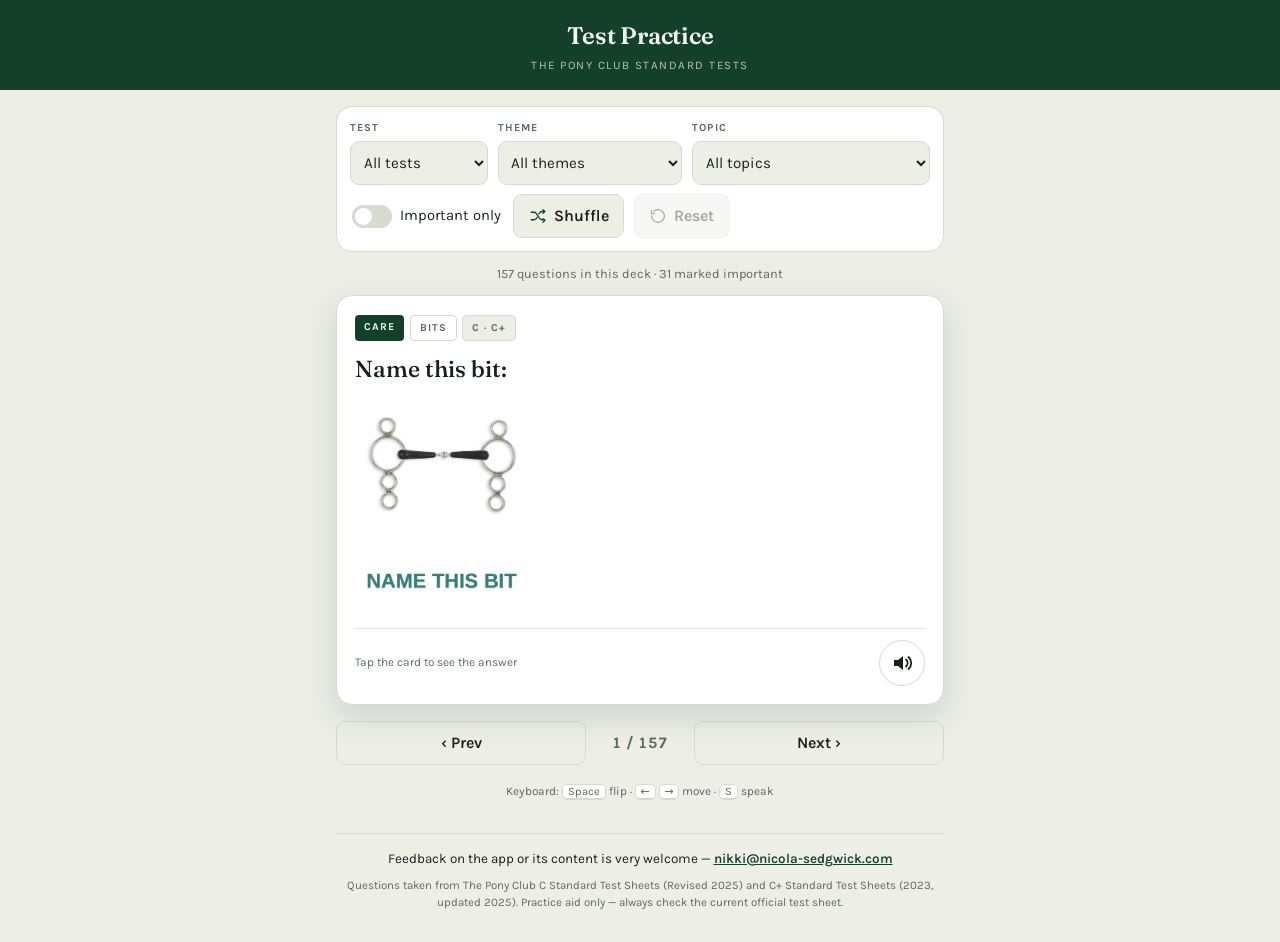
<file: pony-club-test-practice/index.html>
<!DOCTYPE html>
<html lang="en-GB">
<head>
<meta charset="utf-8">
<meta name="viewport" content="width=device-width, initial-scale=1, viewport-fit=cover">
<title>Pony Club Test Practice</title>
<meta name="description" content="Flashcard practice for The Pony Club Standard Tests (Riding and Horse &amp; Pony Care).">
<meta name="theme-color" content="#14402a">
<link rel="icon" href="data:image/svg+xml,<svg xmlns='http://www.w3.org/2000/svg' viewBox='0 0 100 100'><text y='.9em' font-size='90'>🐴</text></svg>">
<link rel="preconnect" href="https://fonts.googleapis.com">
<link rel="preconnect" href="https://fonts.gstatic.com" crossorigin>
<link rel="stylesheet" href="https://fonts.googleapis.com/css2?family=Fraunces:opsz,wght@9..144,400;9..144,500;9..144,600&family=Karla:wght@400;600;700&display=swap">
<link rel="stylesheet" href="css/styles.css">
</head>
<body>

<header class="topbar">
  <h1 class="topbar__title">Test&nbsp;Practice</h1>
  <p class="topbar__sub">The Pony Club Standard Tests</p>
</header>

<main class="wrap">

  <section class="controls" aria-label="Deck options">
    <div class="field field--narrow" id="testField" hidden>
      <label for="test">Test</label>
      <select id="test">
        <option value="">All tests</option>
      </select>
    </div>
    <div class="field">
      <label for="theme">Theme</label>
      <select id="theme">
        <option value="">All themes</option>
      </select>
    </div>
    <div class="field field--wide">
      <label for="topic">Topic</label>
      <select id="topic">
        <option value="">All topics</option>
      </select>
    </div>
    <label class="switch">
      <input type="checkbox" id="importantOnly">
      <span class="switch__box" aria-hidden="true"></span>
      <span class="switch__label">Important only</span>
    </label>
    <div class="actions">
    <button type="button" id="shuffle" class="btn btn--icon">
      <svg viewBox="0 0 24 24" aria-hidden="true" class="icon">
        <path d="M3 7h3.6c1.2 0 2.3.6 3 1.6l4.8 6.8c.7 1 1.8 1.6 3 1.6H21"/>
        <path d="M3 17h3.6c1.2 0 2.3-.6 3-1.6l1.2-1.7"/>
        <path d="M13.2 9.3l1.2-1.7c.7-1 1.8-1.6 3-1.6H21"/>
        <path d="M18.5 3.5 21 6l-2.5 2.5M18.5 15.5 21 18l-2.5 2.5"/>
      </svg>
      Shuffle
    </button>
    <button type="button" id="reset" class="btn btn--icon" disabled>
      <svg viewBox="0 0 24 24" aria-hidden="true" class="icon">
        <path d="M3.5 12a8.5 8.5 0 1 0 2.6-6.1"/>
        <path d="M3.2 4.4v4.4h4.4"/>
      </svg>
      Reset
    </button>
    </div>
    <div class="field field--voice" id="voiceField" hidden>
      <span class="field__label" id="voiceLabel">Reading voice</span>
      <div class="seg" role="group" aria-labelledby="voiceLabel">
        <button type="button" class="seg__btn" data-gender="female" aria-pressed="false">Female</button>
        <button type="button" class="seg__btn" data-gender="male" aria-pressed="false">Male</button>
      </div>
    </div>
  </section>

  <p class="status" id="status" role="status">Loading questions…</p>

  <div class="stage">
    <div class="card" id="card" role="button" tabindex="0"
         aria-live="polite"
         aria-label="Flashcard, question side. Activate to turn the card over.">
      <div class="card__inner">

        <div class="card__face card__face--front">
          <div class="card__meta">
            <span class="tag" id="frontTheme"></span>
            <span class="tag tag--muted" id="frontTopic"></span>
            <span class="tag tag--test" id="frontTests" hidden></span>
            <span class="tag tag--important" id="frontImportant" hidden>★ Important</span>
          </div>
          <p class="card__text" id="frontText"></p>
          <div class="card__foot">
            <span class="card__hint">Tap the card to see the answer</span>
            <button type="button" class="speak" data-face="front" aria-label="Read the question out loud">
              <svg viewBox="0 0 24 24" aria-hidden="true"><path d="M4 9v6h4l5 4V5L8 9H4z"/><path class="wave wave--1" d="M16 8.5a4.5 4.5 0 0 1 0 7"/><path class="wave wave--2" d="M18.5 6a8 8 0 0 1 0 12"/></svg>
            </button>
          </div>
        </div>

        <div class="card__face card__face--back">
          <div class="card__meta">
            <span class="tag tag--muted" id="backRef"></span>
          </div>
          <p class="card__prompt" id="backPrompt"></p>
          <p class="card__text card__text--answer" id="backText"></p>
          <div class="card__foot">
            <span class="card__hint">Tap the card to go back</span>
            <button type="button" class="speak" data-face="back" aria-label="Read the answer out loud">
              <svg viewBox="0 0 24 24" aria-hidden="true"><path d="M4 9v6h4l5 4V5L8 9H4z"/><path class="wave wave--1" d="M16 8.5a4.5 4.5 0 0 1 0 7"/><path class="wave wave--2" d="M18.5 6a8 8 0 0 1 0 12"/></svg>
            </button>
          </div>
        </div>

      </div>
    </div>
  </div>

  <nav class="deckbar" aria-label="Deck navigation">
    <button type="button" id="prev" class="btn btn--nav" aria-label="Previous card">‹ Prev</button>
    <span class="counter" id="counter">— / —</span>
    <button type="button" id="next" class="btn btn--nav" aria-label="Next card">Next ›</button>
  </nav>

  <p class="keys">Keyboard: <kbd>Space</kbd> flip · <kbd>←</kbd> <kbd>→</kbd> move · <kbd>S</kbd> speak</p>

</main>

<footer class="foot">
  <p class="foot__contact">
    Feedback on the app or its content is very welcome —
    <a href="mailto:nikki@nicola-sedgwick.com?subject=C%20Test%20Practice%20feedback">nikki@nicola-sedgwick.com</a>
  </p>
  <p>Questions taken from The Pony Club C Standard Test Sheets (Revised 2025) and C+ Standard Test Sheets (2023, updated 2025). Practice aid only — always check the current official test sheet.</p>
</footer>

<script src="js/app.js"></script>
</body>
</html>
</file>
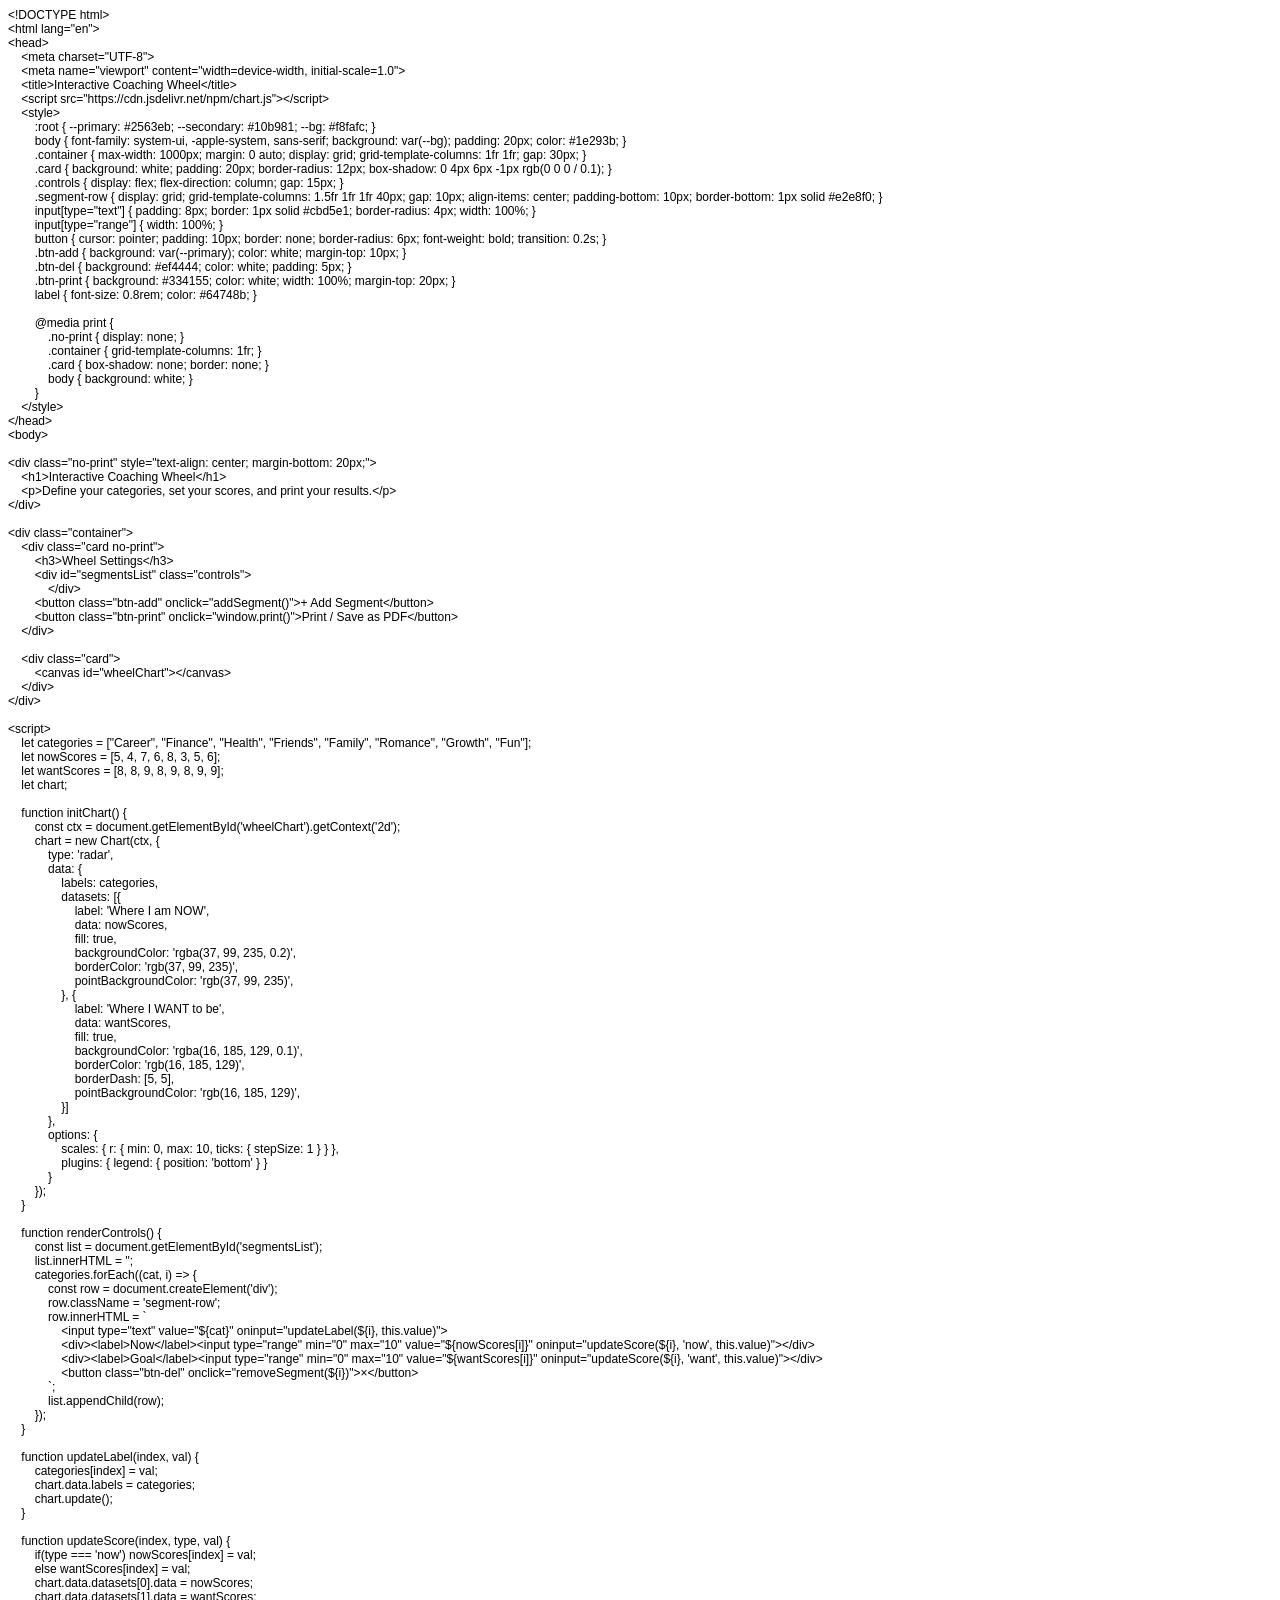
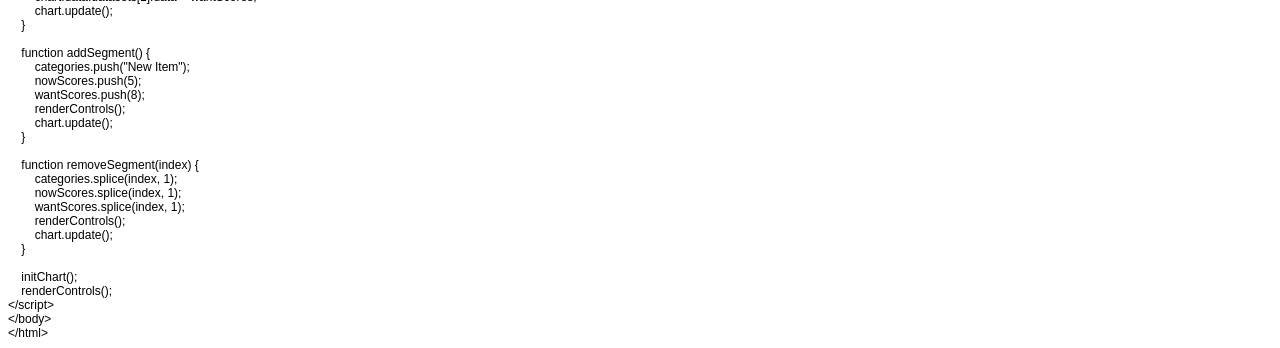
<file: wheel_coaching_tool.html>
<!DOCTYPE html PUBLIC "-//W3C//DTD HTML 4.01//EN" "http://www.w3.org/TR/html4/strict.dtd">
<html>
<head>
  <meta http-equiv="Content-Type" content="text/html; charset=utf-8">
  <meta http-equiv="Content-Style-Type" content="text/css">
  <title></title>
  <meta name="Generator" content="Cocoa HTML Writer">
  <meta name="CocoaVersion" content="2575.7">
  <style type="text/css">
    p.p1 {margin: 0.0px 0.0px 0.0px 0.0px; font: 12.0px Helvetica}
    p.p2 {margin: 0.0px 0.0px 0.0px 0.0px; font: 12.0px Helvetica; min-height: 14.0px}
  </style>
</head>
<body>
<p class="p1">&lt;!DOCTYPE html&gt;</p>
<p class="p1">&lt;html lang="en"&gt;</p>
<p class="p1">&lt;head&gt;</p>
<p class="p1"><span class="Apple-converted-space">    </span>&lt;meta charset="UTF-8"&gt;</p>
<p class="p1"><span class="Apple-converted-space">    </span>&lt;meta name="viewport" content="width=device-width, initial-scale=1.0"&gt;</p>
<p class="p1"><span class="Apple-converted-space">    </span>&lt;title&gt;Interactive Coaching Wheel&lt;/title&gt;</p>
<p class="p1"><span class="Apple-converted-space">    </span>&lt;script src="https://cdn.jsdelivr.net/npm/chart.js"&gt;&lt;/script&gt;</p>
<p class="p1"><span class="Apple-converted-space">    </span>&lt;style&gt;</p>
<p class="p1"><span class="Apple-converted-space">        </span>:root { --primary: #2563eb; --secondary: #10b981; --bg: #f8fafc; }</p>
<p class="p1"><span class="Apple-converted-space">        </span>body { font-family: system-ui, -apple-system, sans-serif; background: var(--bg); padding: 20px; color: #1e293b; }</p>
<p class="p1"><span class="Apple-converted-space">        </span>.container { max-width: 1000px; margin: 0 auto; display: grid; grid-template-columns: 1fr 1fr; gap: 30px; }</p>
<p class="p1"><span class="Apple-converted-space">        </span>.card { background: white; padding: 20px; border-radius: 12px; box-shadow: 0 4px 6px -1px rgb(0 0 0 / 0.1); }</p>
<p class="p1"><span class="Apple-converted-space">        </span>.controls { display: flex; flex-direction: column; gap: 15px; }</p>
<p class="p1"><span class="Apple-converted-space">        </span>.segment-row { display: grid; grid-template-columns: 1.5fr 1fr 1fr 40px; gap: 10px; align-items: center; padding-bottom: 10px; border-bottom: 1px solid #e2e8f0; }</p>
<p class="p1"><span class="Apple-converted-space">        </span>input[type="text"] { padding: 8px; border: 1px solid #cbd5e1; border-radius: 4px; width: 100%; }</p>
<p class="p1"><span class="Apple-converted-space">        </span>input[type="range"] { width: 100%; }</p>
<p class="p1"><span class="Apple-converted-space">        </span>button { cursor: pointer; padding: 10px; border: none; border-radius: 6px; font-weight: bold; transition: 0.2s; }</p>
<p class="p1"><span class="Apple-converted-space">        </span>.btn-add { background: var(--primary); color: white; margin-top: 10px; }</p>
<p class="p1"><span class="Apple-converted-space">        </span>.btn-del { background: #ef4444; color: white; padding: 5px; }</p>
<p class="p1"><span class="Apple-converted-space">        </span>.btn-print { background: #334155; color: white; width: 100%; margin-top: 20px; }</p>
<p class="p1"><span class="Apple-converted-space">        </span>label { font-size: 0.8rem; color: #64748b; }</p>
<p class="p2"><span class="Apple-converted-space">        </span></p>
<p class="p1"><span class="Apple-converted-space">        </span>@media print {</p>
<p class="p1"><span class="Apple-converted-space">            </span>.no-print { display: none; }</p>
<p class="p1"><span class="Apple-converted-space">            </span>.container { grid-template-columns: 1fr; }</p>
<p class="p1"><span class="Apple-converted-space">            </span>.card { box-shadow: none; border: none; }</p>
<p class="p1"><span class="Apple-converted-space">            </span>body { background: white; }</p>
<p class="p1"><span class="Apple-converted-space">        </span>}</p>
<p class="p1"><span class="Apple-converted-space">    </span>&lt;/style&gt;</p>
<p class="p1">&lt;/head&gt;</p>
<p class="p1">&lt;body&gt;</p>
<p class="p2"><br></p>
<p class="p1">&lt;div class="no-print" style="text-align: center; margin-bottom: 20px;"&gt;</p>
<p class="p1"><span class="Apple-converted-space">    </span>&lt;h1&gt;Interactive Coaching Wheel&lt;/h1&gt;</p>
<p class="p1"><span class="Apple-converted-space">    </span>&lt;p&gt;Define your categories, set your scores, and print your results.&lt;/p&gt;</p>
<p class="p1">&lt;/div&gt;</p>
<p class="p2"><br></p>
<p class="p1">&lt;div class="container"&gt;</p>
<p class="p1"><span class="Apple-converted-space">    </span>&lt;div class="card no-print"&gt;</p>
<p class="p1"><span class="Apple-converted-space">        </span>&lt;h3&gt;Wheel Settings&lt;/h3&gt;</p>
<p class="p1"><span class="Apple-converted-space">        </span>&lt;div id="segmentsList" class="controls"&gt;</p>
<p class="p1"><span class="Apple-converted-space">            </span>&lt;/div&gt;</p>
<p class="p1"><span class="Apple-converted-space">        </span>&lt;button class="btn-add" onclick="addSegment()"&gt;+ Add Segment&lt;/button&gt;</p>
<p class="p1"><span class="Apple-converted-space">        </span>&lt;button class="btn-print" onclick="window.print()"&gt;Print / Save as PDF&lt;/button&gt;</p>
<p class="p1"><span class="Apple-converted-space">    </span>&lt;/div&gt;</p>
<p class="p2"><br></p>
<p class="p1"><span class="Apple-converted-space">    </span>&lt;div class="card"&gt;</p>
<p class="p1"><span class="Apple-converted-space">        </span>&lt;canvas id="wheelChart"&gt;&lt;/canvas&gt;</p>
<p class="p1"><span class="Apple-converted-space">    </span>&lt;/div&gt;</p>
<p class="p1">&lt;/div&gt;</p>
<p class="p2"><br></p>
<p class="p1">&lt;script&gt;</p>
<p class="p1"><span class="Apple-converted-space">    </span>let categories = ["Career", "Finance", "Health", "Friends", "Family", "Romance", "Growth", "Fun"];</p>
<p class="p1"><span class="Apple-converted-space">    </span>let nowScores = [5, 4, 7, 6, 8, 3, 5, 6];</p>
<p class="p1"><span class="Apple-converted-space">    </span>let wantScores = [8, 8, 9, 8, 9, 8, 9, 9];</p>
<p class="p1"><span class="Apple-converted-space">    </span>let chart;</p>
<p class="p2"><br></p>
<p class="p1"><span class="Apple-converted-space">    </span>function initChart() {</p>
<p class="p1"><span class="Apple-converted-space">        </span>const ctx = document.getElementById('wheelChart').getContext('2d');</p>
<p class="p1"><span class="Apple-converted-space">        </span>chart = new Chart(ctx, {</p>
<p class="p1"><span class="Apple-converted-space">            </span>type: 'radar',</p>
<p class="p1"><span class="Apple-converted-space">            </span>data: {</p>
<p class="p1"><span class="Apple-converted-space">                </span>labels: categories,</p>
<p class="p1"><span class="Apple-converted-space">                </span>datasets: [{</p>
<p class="p1"><span class="Apple-converted-space">                    </span>label: 'Where I am NOW',</p>
<p class="p1"><span class="Apple-converted-space">                    </span>data: nowScores,</p>
<p class="p1"><span class="Apple-converted-space">                    </span>fill: true,</p>
<p class="p1"><span class="Apple-converted-space">                    </span>backgroundColor: 'rgba(37, 99, 235, 0.2)',</p>
<p class="p1"><span class="Apple-converted-space">                    </span>borderColor: 'rgb(37, 99, 235)',</p>
<p class="p1"><span class="Apple-converted-space">                    </span>pointBackgroundColor: 'rgb(37, 99, 235)',</p>
<p class="p1"><span class="Apple-converted-space">                </span>}, {</p>
<p class="p1"><span class="Apple-converted-space">                    </span>label: 'Where I WANT to be',</p>
<p class="p1"><span class="Apple-converted-space">                    </span>data: wantScores,</p>
<p class="p1"><span class="Apple-converted-space">                    </span>fill: true,</p>
<p class="p1"><span class="Apple-converted-space">                    </span>backgroundColor: 'rgba(16, 185, 129, 0.1)',</p>
<p class="p1"><span class="Apple-converted-space">                    </span>borderColor: 'rgb(16, 185, 129)',</p>
<p class="p1"><span class="Apple-converted-space">                    </span>borderDash: [5, 5],</p>
<p class="p1"><span class="Apple-converted-space">                    </span>pointBackgroundColor: 'rgb(16, 185, 129)',</p>
<p class="p1"><span class="Apple-converted-space">                </span>}]</p>
<p class="p1"><span class="Apple-converted-space">            </span>},</p>
<p class="p1"><span class="Apple-converted-space">            </span>options: {</p>
<p class="p1"><span class="Apple-converted-space">                </span>scales: { r: { min: 0, max: 10, ticks: { stepSize: 1 } } },</p>
<p class="p1"><span class="Apple-converted-space">                </span>plugins: { legend: { position: 'bottom' } }</p>
<p class="p1"><span class="Apple-converted-space">            </span>}</p>
<p class="p1"><span class="Apple-converted-space">        </span>});</p>
<p class="p1"><span class="Apple-converted-space">    </span>}</p>
<p class="p2"><br></p>
<p class="p1"><span class="Apple-converted-space">    </span>function renderControls() {</p>
<p class="p1"><span class="Apple-converted-space">        </span>const list = document.getElementById('segmentsList');</p>
<p class="p1"><span class="Apple-converted-space">        </span>list.innerHTML = '';</p>
<p class="p1"><span class="Apple-converted-space">        </span>categories.forEach((cat, i) =&gt; {</p>
<p class="p1"><span class="Apple-converted-space">            </span>const row = document.createElement('div');</p>
<p class="p1"><span class="Apple-converted-space">            </span>row.className = 'segment-row';</p>
<p class="p1"><span class="Apple-converted-space">            </span>row.innerHTML = `</p>
<p class="p1"><span class="Apple-converted-space">                </span>&lt;input type="text" value="${cat}" oninput="updateLabel(${i}, this.value)"&gt;</p>
<p class="p1"><span class="Apple-converted-space">                </span>&lt;div&gt;&lt;label&gt;Now&lt;/label&gt;&lt;input type="range" min="0" max="10" value="${nowScores[i]}" oninput="updateScore(${i}, 'now', this.value)"&gt;&lt;/div&gt;</p>
<p class="p1"><span class="Apple-converted-space">                </span>&lt;div&gt;&lt;label&gt;Goal&lt;/label&gt;&lt;input type="range" min="0" max="10" value="${wantScores[i]}" oninput="updateScore(${i}, 'want', this.value)"&gt;&lt;/div&gt;</p>
<p class="p1"><span class="Apple-converted-space">                </span>&lt;button class="btn-del" onclick="removeSegment(${i})"&gt;×&lt;/button&gt;</p>
<p class="p1"><span class="Apple-converted-space">            </span>`;</p>
<p class="p1"><span class="Apple-converted-space">            </span>list.appendChild(row);</p>
<p class="p1"><span class="Apple-converted-space">        </span>});</p>
<p class="p1"><span class="Apple-converted-space">    </span>}</p>
<p class="p2"><br></p>
<p class="p1"><span class="Apple-converted-space">    </span>function updateLabel(index, val) {</p>
<p class="p1"><span class="Apple-converted-space">        </span>categories[index] = val;</p>
<p class="p1"><span class="Apple-converted-space">        </span>chart.data.labels = categories;</p>
<p class="p1"><span class="Apple-converted-space">        </span>chart.update();</p>
<p class="p1"><span class="Apple-converted-space">    </span>}</p>
<p class="p2"><br></p>
<p class="p1"><span class="Apple-converted-space">    </span>function updateScore(index, type, val) {</p>
<p class="p1"><span class="Apple-converted-space">        </span>if(type === 'now') nowScores[index] = val;</p>
<p class="p1"><span class="Apple-converted-space">        </span>else wantScores[index] = val;</p>
<p class="p1"><span class="Apple-converted-space">        </span>chart.data.datasets[0].data = nowScores;</p>
<p class="p1"><span class="Apple-converted-space">        </span>chart.data.datasets[1].data = wantScores;</p>
<p class="p1"><span class="Apple-converted-space">        </span>chart.update();</p>
<p class="p1"><span class="Apple-converted-space">    </span>}</p>
<p class="p2"><br></p>
<p class="p1"><span class="Apple-converted-space">    </span>function addSegment() {</p>
<p class="p1"><span class="Apple-converted-space">        </span>categories.push("New Item");</p>
<p class="p1"><span class="Apple-converted-space">        </span>nowScores.push(5);</p>
<p class="p1"><span class="Apple-converted-space">        </span>wantScores.push(8);</p>
<p class="p1"><span class="Apple-converted-space">        </span>renderControls();</p>
<p class="p1"><span class="Apple-converted-space">        </span>chart.update();</p>
<p class="p1"><span class="Apple-converted-space">    </span>}</p>
<p class="p2"><br></p>
<p class="p1"><span class="Apple-converted-space">    </span>function removeSegment(index) {</p>
<p class="p1"><span class="Apple-converted-space">        </span>categories.splice(index, 1);</p>
<p class="p1"><span class="Apple-converted-space">        </span>nowScores.splice(index, 1);</p>
<p class="p1"><span class="Apple-converted-space">        </span>wantScores.splice(index, 1);</p>
<p class="p1"><span class="Apple-converted-space">        </span>renderControls();</p>
<p class="p1"><span class="Apple-converted-space">        </span>chart.update();</p>
<p class="p1"><span class="Apple-converted-space">    </span>}</p>
<p class="p2"><br></p>
<p class="p1"><span class="Apple-converted-space">    </span>initChart();</p>
<p class="p1"><span class="Apple-converted-space">    </span>renderControls();</p>
<p class="p1">&lt;/script&gt;</p>
<p class="p1">&lt;/body&gt;</p>
<p class="p1">&lt;/html&gt;</p>
</body>
</html>
</file>
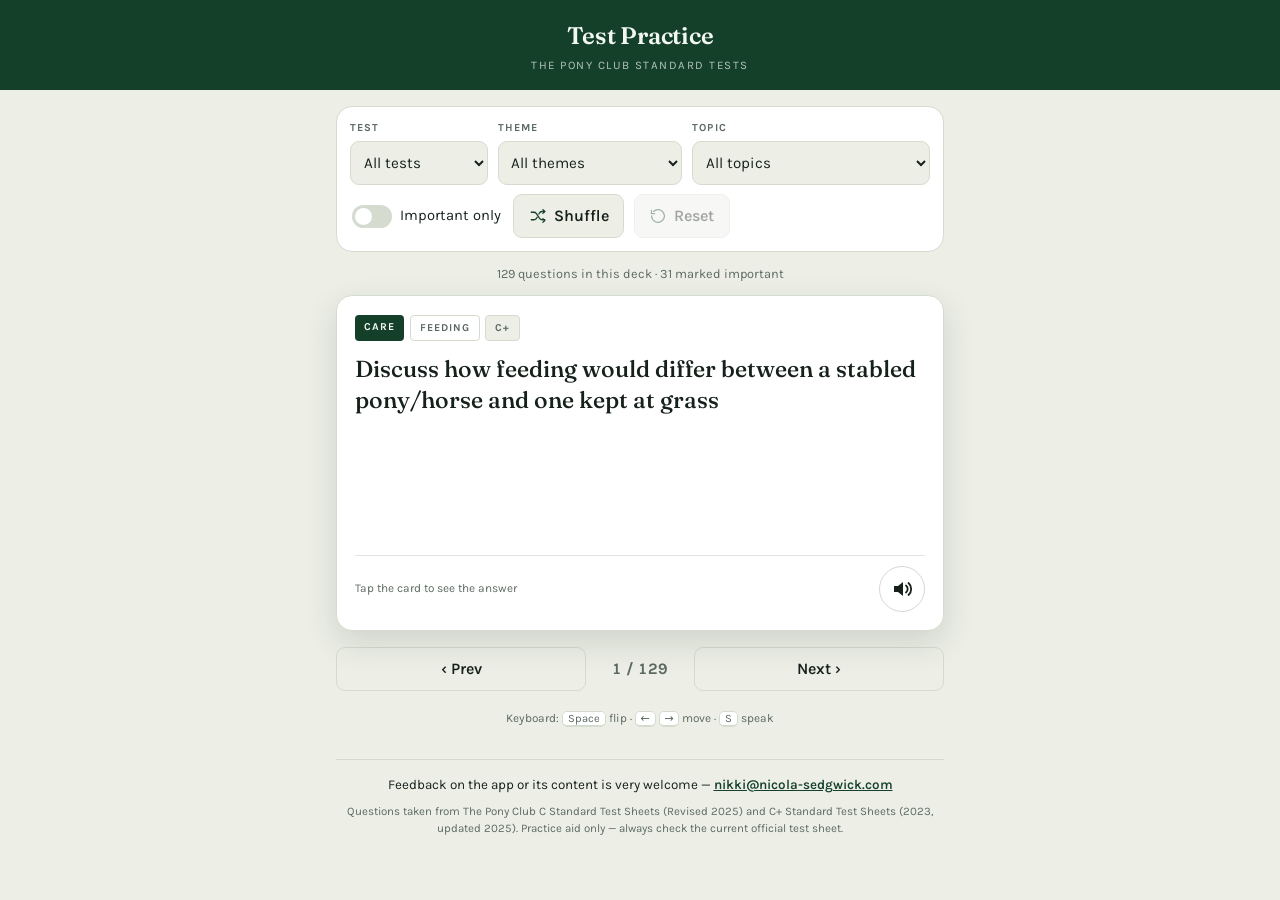
<file: pony-club-test-practice/pony-club-c-test-standalone.html>
<!DOCTYPE html>
<html lang="en-GB">
<head>
<meta charset="utf-8">
<meta name="viewport" content="width=device-width, initial-scale=1, viewport-fit=cover">
<title>Pony Club Test Practice</title>
<meta name="description" content="Flashcard practice for The Pony Club Standard Tests (Riding and Horse &amp; Pony Care).">
<meta name="theme-color" content="#14402a">
<link rel="icon" href="data:image/svg+xml,<svg xmlns='http://www.w3.org/2000/svg' viewBox='0 0 100 100'><text y='.9em' font-size='90'>🐴</text></svg>">
<link rel="preconnect" href="https://fonts.googleapis.com">
<link rel="preconnect" href="https://fonts.gstatic.com" crossorigin>
<link rel="stylesheet" href="https://fonts.googleapis.com/css2?family=Fraunces:opsz,wght@9..144,400;9..144,500;9..144,600&family=Karla:wght@400;600;700&display=swap">

</head>
<body>

<header class="topbar">
  <h1 class="topbar__title">Test&nbsp;Practice</h1>
  <p class="topbar__sub">The Pony Club Standard Tests</p>
</header>

<main class="wrap">

  <section class="controls" aria-label="Deck options">
    <div class="field field--narrow" id="testField" hidden>
      <label for="test">Test</label>
      <select id="test">
        <option value="">All tests</option>
      </select>
    </div>
    <div class="field">
      <label for="theme">Theme</label>
      <select id="theme">
        <option value="">All themes</option>
      </select>
    </div>
    <div class="field field--wide">
      <label for="topic">Topic</label>
      <select id="topic">
        <option value="">All topics</option>
      </select>
    </div>
    <label class="switch">
      <input type="checkbox" id="importantOnly">
      <span class="switch__box" aria-hidden="true"></span>
      <span class="switch__label">Important only</span>
    </label>
    <div class="actions">
    <button type="button" id="shuffle" class="btn btn--icon">
      <svg viewBox="0 0 24 24" aria-hidden="true" class="icon">
        <path d="M3 7h3.6c1.2 0 2.3.6 3 1.6l4.8 6.8c.7 1 1.8 1.6 3 1.6H21"/>
        <path d="M3 17h3.6c1.2 0 2.3-.6 3-1.6l1.2-1.7"/>
        <path d="M13.2 9.3l1.2-1.7c.7-1 1.8-1.6 3-1.6H21"/>
        <path d="M18.5 3.5 21 6l-2.5 2.5M18.5 15.5 21 18l-2.5 2.5"/>
      </svg>
      Shuffle
    </button>
    <button type="button" id="reset" class="btn btn--icon" disabled>
      <svg viewBox="0 0 24 24" aria-hidden="true" class="icon">
        <path d="M3.5 12a8.5 8.5 0 1 0 2.6-6.1"/>
        <path d="M3.2 4.4v4.4h4.4"/>
      </svg>
      Reset
    </button>
    </div>
    <div class="field field--voice" id="voiceField" hidden>
      <span class="field__label" id="voiceLabel">Reading voice</span>
      <div class="seg" role="group" aria-labelledby="voiceLabel">
        <button type="button" class="seg__btn" data-gender="female" aria-pressed="false">Female</button>
        <button type="button" class="seg__btn" data-gender="male" aria-pressed="false">Male</button>
      </div>
    </div>
  </section>

  <p class="status" id="status" role="status">Loading questions…</p>

  <div class="stage">
    <div class="card" id="card" role="button" tabindex="0"
         aria-live="polite"
         aria-label="Flashcard, question side. Activate to turn the card over.">
      <div class="card__inner">

        <div class="card__face card__face--front">
          <div class="card__meta">
            <span class="tag" id="frontTheme"></span>
            <span class="tag tag--muted" id="frontTopic"></span>
            <span class="tag tag--test" id="frontTests" hidden></span>
            <span class="tag tag--important" id="frontImportant" hidden>★ Important</span>
          </div>
          <p class="card__text" id="frontText"></p>
          <div class="card__foot">
            <span class="card__hint">Tap the card to see the answer</span>
            <button type="button" class="speak" data-face="front" aria-label="Read the question out loud">
              <svg viewBox="0 0 24 24" aria-hidden="true"><path d="M4 9v6h4l5 4V5L8 9H4z"/><path class="wave wave--1" d="M16 8.5a4.5 4.5 0 0 1 0 7"/><path class="wave wave--2" d="M18.5 6a8 8 0 0 1 0 12"/></svg>
            </button>
          </div>
        </div>

        <div class="card__face card__face--back">
          <div class="card__meta">
            <span class="tag tag--muted" id="backRef"></span>
          </div>
          <p class="card__prompt" id="backPrompt"></p>
          <p class="card__text card__text--answer" id="backText"></p>
          <div class="card__foot">
            <span class="card__hint">Tap the card to go back</span>
            <button type="button" class="speak" data-face="back" aria-label="Read the answer out loud">
              <svg viewBox="0 0 24 24" aria-hidden="true"><path d="M4 9v6h4l5 4V5L8 9H4z"/><path class="wave wave--1" d="M16 8.5a4.5 4.5 0 0 1 0 7"/><path class="wave wave--2" d="M18.5 6a8 8 0 0 1 0 12"/></svg>
            </button>
          </div>
        </div>

      </div>
    </div>
  </div>

  <nav class="deckbar" aria-label="Deck navigation">
    <button type="button" id="prev" class="btn btn--nav" aria-label="Previous card">‹ Prev</button>
    <span class="counter" id="counter">— / —</span>
    <button type="button" id="next" class="btn btn--nav" aria-label="Next card">Next ›</button>
  </nav>

  <p class="keys">Keyboard: <kbd>Space</kbd> flip · <kbd>←</kbd> <kbd>→</kbd> move · <kbd>S</kbd> speak</p>

</main>

<footer class="foot">
  <p class="foot__contact">
    Feedback on the app or its content is very welcome —
    <a href="mailto:nikki@nicola-sedgwick.com?subject=C%20Test%20Practice%20feedback">nikki@nicola-sedgwick.com</a>
  </p>
  <p>Questions taken from The Pony Club C Standard Test Sheets (Revised 2025) and C+ Standard Test Sheets (2023, updated 2025). Practice aid only — always check the current official test sheet.</p>
</footer>

<script>window.PC_DATA={"meta":{"source":"The Pony Club C Standard Test Sheets (Revised 2025) and C+ Standard Test Sheets (2023, updated 2025)","generated":"2026-09-13"},"cards":[{"id":"r01","theme":"Riding","topic":"Safety","test_level":["C"],"number":1,"question":"List what you should be wearing when riding in the countryside or leading a pony on the road; explain why each item on your list is important","answer":"","important":"No"},{"id":"r02","theme":"Riding","topic":"Safety","test_level":["C"],"number":2,"question":"Show how to work safely with a pony when dismounted","answer":"","important":"No"},{"id":"r03","theme":"Riding","topic":"Safety","test_level":["C"],"number":3,"question":"Explain how you would ride in the countryside and on bridle paths, showing an awareness of farmers’ stock and crops","answer":"Important: \n Never ride on land without permission (unless it is your own land). Trespassing is against the law and you may be prosecuted. \n\n Countryside: \n * Always be courteous to other countryside users. \n * Always walk past (not trot or canter) as some people are frightened by ponies. \n * If it is wet you may splash people with water, or mud, if you trot or canter past. \n * Take care not to disturb wildlife, or ride over wild flowers. \n * Approach other riders slowly and ask permission to go past if you are riding more quickly. \n\n Farmland: \n * Some bridleways may cross farmland. \n * Some farmers may let you ride across their land (without bridleways) if you ask permission first. \n * Keep to the edge of the crops and always close the gates behind you (if animals are in the fields, or if you had to open the gate to pass through). \n * Always walk through fields with livestock, not trot or canter. \n * Do not ride through the middle of hers of livestock. \n * If cows or sheep are curious and come towards you, keep your pony walking steadily forward so they do not become frightened. Do not canter or gallop as cows may chase you.","important":"Yes"},{"id":"r04","theme":"Riding","topic":"Training Ponies and Horses","test_level":["C"],"number":4,"question":"Explain how positive reinforcement works when training a pony","answer":"","important":"No"},{"id":"r05","theme":"Riding","topic":"Training Ponies and Horses","test_level":["C"],"number":5,"question":"Talk about how pressure and release works when training a pony","answer":"","important":"No"},{"id":"r06","theme":"Riding","topic":"Training Ponies and Horses","test_level":["C"],"number":6,"question":"Describe how you could get a pony used to something scary (desensitisation)","answer":"Desensitisation describes how you gradually get a pony to accept something they find scary, are unsure of, or which might frighten them. \n\n Desensitisation occurs when a pony is gradually allowed to get used to something that worries them over a period of time. \n\n The process of desensitisation should be done in very small steps so that the pony gets used to, and is confident with one step before you introduce the next one. \n\n Stop each session before the pony becomes stressed, or uncomfortable. Proceed through the steps over several days, not rushing the pony. \n\n Reward the pony when they accept each step so that they know they have done well.","important":"Yes"},{"id":"r07","theme":"Riding","topic":"Training Ponies and Horses","test_level":["C"],"number":7,"question":"Understand that ponies are herd animals; give an example of when this might be a problem and how you might avoid it","answer":"","important":"No"},{"id":"r08","theme":"Riding","topic":"Training Ponies and Horses","test_level":["C"],"number":8,"question":"Describe some of the things that a pony might do if it is in pain, frightened, or insufficiently trained","answer":"Pain: When ponies have pain somewhere in their body they may change the way they behave, or the way they move. \n Ponies are very good at hiding signs that they are in pain as in the wild this makes them more vulnerable to predators. \n Signs that a pony is in pain can be: \n * Limp if pain is in their foot, leg, joints, shoulders, hips or back \n * Take un-level steps \n * Carry their head to one side \n * Appear crooked when they move \n * Their posture may be tense and their back arched \n * Keep getting down to roll if the pain is in their stomach \n * Kick out after a jump \n * Keep looking at or kicking their stomach if it hurts \n * Buck, or carry their head abnormally high if ridden with a badly fitting saddle or when they have back pain \n * Take off suddenly due to a spasm of pain \n * Their facial expression may change: their jaw may be tense, their eyes stare, their ears back and their nostrils flared \n * Their nostrils may change shape and be more closed \n * The skin around their eyes may become wrinkled and their eye appear less open. \n\n Frightened: The natural reaction of a pony to something that frightens them is to take flight and run away to get as far away as possible from the scary thing. \n Different things frighten different ponies and they will only fight if they have nowhere to run and cannot escape. \n Ponies can fight by bucking, rearing, biting and kicking. \n Signs that a pony is frightened are: \n * Wide eyes \n * Flare nostrils \n * Snorting, breathing heavily \n * Bracing their neck and high head carriage \n * Clamping their tail to their hindquarters \n * Shaking \n * Unable to stay calm or stand still \n * Chewing the bit to relieve anxiety \n\n Insufficiently trained: \n Ponies are not naughty on purpose. Most of what we think of as _naughty_ behaviour is because they do not understand what we are asking them to do, or we are not giving clear aids, or commands. \n Insufficiently trained ponies may appear to be: \n * Lazy \n * Stubborn \n * Difficult to train","important":"Yes"},{"id":"r09","theme":"Riding","topic":"Riding","test_level":["C"],"number":9,"question":"Present to the test in safe, tidy turn out","answer":"","important":"No"},{"id":"r10","theme":"Riding","topic":"Riding","test_level":["C"],"number":10,"question":"Check bridle, saddle, girth, and stirrups before mounting","answer":"","important":"No"},{"id":"r11","theme":"Riding","topic":"Riding","test_level":["C"],"number":11,"question":"Mount and dismount correctly on both sides, using a mounting block","answer":"","important":"No"},{"id":"r12","theme":"Riding","topic":"Riding","test_level":["C"],"number":12,"question":"Hold the reins correctly and at a suitable length for the work being done","answer":"","important":"No"},{"id":"r13","theme":"Riding","topic":"Riding","test_level":["C"],"number":13,"question":"Ride with stirrups of a suitable length","answer":"","important":"No"},{"id":"r14","theme":"Riding","topic":"Riding","test_level":["C"],"number":14,"question":"Alter stirrups when mounted","answer":"","important":"No"},{"id":"r15","theme":"Riding","topic":"Riding","test_level":["C"],"number":15,"question":"Tighten girth when mounted","answer":"","important":"No"},{"id":"r16","theme":"Riding","topic":"Riding","test_level":["D+","C"],"number":16,"question":"Be working towards a balanced seat, independent of the reins","answer":"Key building blocks for demonstrating this ability are: \n * Not pulling, leaning or balancing on the pony mouth via the reins \n * Absorbing the movement of the pony through supple joints (knees, hips, ankles) without gripping or bouncing \n * Stability in walk \n\n At D+ level the Riding Skills tested may include: \n * Walk without stirrups \n * Walk on loose rein and shorten the reins \n * Simple turns and circles in walk and trot \n * Control of a quiet pony in company on roads, and in the countryside \n * Ride up and down hills in walk \n * Canter, single pole and very small fence \n\n At C level the same Riding Skills are tested but assessors will look for: \n * Higher degree of control and harmony \n * Correct application of simple aids \n * Safe riding on roads and in the countryside.","important":"Yes"},{"id":"r17","theme":"Riding","topic":"Riding","test_level":["D","D+","C","C+"],"number":17,"question":"Use legs and hands as aids to increase and decrease pace","answer":"Riders should use seat, legs and hand aids independently and in coordination. \n Independent means relaxed, open joints that follow the horses movements. \n Coordination means that the aids (hands, legs, seat) are matching the movements of the pony. \n\n At D or D+ test level a rider is expected to: \n * Show basic use of legs aids to go forward \n * Maintain control of a quiet pony around other ponies \n\n At C test level a rider is also expected to: \n * ride in balance without relying on the reins \n * Direct transitions using leg and hand aids to increase and decrease pace. \n\n At C+ test level a rider is also expected to: \n * Apply aids correctly for balanced transitions, including changes of leg at canter through to trot \n * Discuss the horse response to aids, rhythm, tempo and suppleness","important":"Yes"},{"id":"r18","theme":"Riding","topic":"Riding","test_level":["C"],"number":18,"question":"Show the difference between walking on a contact and on a long rein","answer":"","important":"No"},{"id":"r19","theme":"Riding","topic":"Riding","test_level":["C"],"number":19,"question":"Ride in balance without stirrups in walk and trot","answer":"","important":"No"},{"id":"r20","theme":"Riding","topic":"Riding","test_level":["C"],"number":20,"question":"Explain the difference between rhythm and tempo","answer":"","important":"No"},{"id":"r21","theme":"Riding","topic":"Riding","test_level":["C"],"number":21,"question":"Describe the sequence of legs in walk, trot, canter, and gallop","answer":"","important":"No"},{"id":"r22","theme":"Riding","topic":"Riding","test_level":["C"],"number":22,"question":"Show trot and canter in a balanced light seat with stirrups at a suitable length","answer":"","important":"Yes"},{"id":"r23","theme":"Riding","topic":"Riding","test_level":["C"],"number":23,"question":"Ride in a correct, balanced position in walk and trot over poles on the ground","answer":"","important":"No"},{"id":"r24","theme":"Riding","topic":"Riding","test_level":["C"],"number":24,"question":"Ride in a correct, balanced position over small fences (maximum height, 60 cm)","answer":"","important":"Yes"},{"id":"r25","theme":"Riding","topic":"Riding","test_level":["C"],"number":25,"question":"Show a smooth progression from one fence to the next","answer":"","important":"No"},{"id":"r26","theme":"Riding","topic":"Riding","test_level":["C"],"number":26,"question":"Know the correct distances for trotting poles (in feet, yard or metres) for the pony you are riding","answer":"","important":"Yes"},{"id":"r27","theme":"Riding","topic":"Riding","test_level":["C"],"number":27,"question":"Ride safely in closed and open order in a group","answer":"","important":"No"},{"id":"r28","theme":"Riding","topic":"Riding","test_level":["C"],"number":28,"question":"Ride independently in the open; explain why this might be a problem for a herd animal and suggest a solution","answer":"","important":"No"},{"id":"r29","theme":"Riding","topic":"Riding","test_level":["C"],"number":29,"question":"Ride up and down hills in walk and trot in suitable balance","answer":"","important":"No"},{"id":"c01","theme":"Care","topic":"Safety","test_level":["C"],"number":1,"question":"List what you should be wearing when riding in the countryside or leading a pony on the road; explain why each item on your list is important","answer":"","important":"No"},{"id":"c02","theme":"Care","topic":"Safety","test_level":["C"],"number":2,"question":"Show how to work safely with a pony when dismounted","answer":"","important":"No"},{"id":"c03","theme":"Care","topic":"Safety","test_level":["C"],"number":3,"question":"Show, and understand the importance of, the correct way of lifting objects in general use around the stable yard (e.g., feed and water buckets) safely","answer":"When moving, or lifting, heavy objects always consider your own safety and that of anyone helping you. Always take bales from the top of the stack so that the stack does not collapse on you, and carry water buckets two at a time (and not overfilled) so that your body is balanced. \n\n How to lift heavy objects: \n * Wear gloves to protect your hands and give you a secure grip \n * Stand close to the heavy object with your feet apart to help maintain your balance \n * Square the object (e.g. bale or sack) up in front of you \n * Tuck in your chin \n * Bend your knees keeping your sprint straight. Do not bend forward over heavy objects as this will strain your back. \n * Keep your arms close to your body and lift by straightening your knees, not by using the strength in your arms, or back. \n\n Putting down heavy objects: \n * Keep the object close to your body \n * Keep your chin tucked in \n * Bend your knees \n * Lower the object to the ground \n * Let go and stand up normally. \n\n Heavy objects should always be moved around the yard using a wheel barrow, or sack barrow, rather than being carried from one point to another, or by being dragged across the ground. \n\n","important":"Yes"},{"id":"c04","theme":"Care","topic":"Safety","test_level":["C"],"number":4,"question":"Explain how you would ride in the countryside and on bridle paths, showing an awareness of farmers’ stock and crops","answer":"Important: \n Never ride on land without permission (unless it is your own land). Trespassing is against the law and you may be prosecuted. \n\n Countryside: \n * Always be courteous to other countryside users. \n * Always walk past (not trot or canter) as some people are frightened by ponies. \n * If it is wet you may splash people with water, or mud, if you trot or canter past. \n * Take care not to disturb wildlife, or ride over wild flowers. \n * Approach other riders slowly and ask permission to go past if you are riding more quickly. \n\n Farmland: \n * Some bridleways may cross farmland. \n * Some farmers may let you ride across their land (without bridleways) if you ask permission first. \n * Keep to the edge of the crops and always close the gates behind you (if animals are in the fields, or if you had to open the gate to pass through). \n * Always walk through fields with livestock, not trot or canter. \n * Do not ride through the middle of hers of livestock. \n * If cows or sheep are curious and come towards you, keep your pony walking steadily forward so they do not become frightened. Do not canter or gallop as cows may chase you.","important":"Yes"},{"id":"c05","theme":"Care","topic":"Understanding What Your Pony Needs","test_level":["C"],"number":5,"question":"List and explain the importance of the Five Domains of pony welfare","answer":"","important":"No"},{"id":"c06","theme":"Care","topic":"Understanding What Your Pony Needs","test_level":["C"],"number":6,"question":"Give two examples of the physical/mental effects on ponies of:\na) Poor feeding and watering\nb) Good paddocks and stables\nc) Poor health (including the effects of injuries and pain)\nd) Being unable to behave in a natural way\ne) Being scared (e.g., of people or other animals)","answer":"","important":"No"},{"id":"c07","theme":"Care","topic":"Training Ponies and Horses","test_level":["C"],"number":7,"question":"Explain how positive reinforcement works when training a pony","answer":"","important":"No"},{"id":"c08","theme":"Care","topic":"Training Ponies and Horses","test_level":["C"],"number":8,"question":"Talk about how pressure and release works when training a pony","answer":"","important":"No"},{"id":"c09","theme":"Care","topic":"Training Ponies and Horses","test_level":["C"],"number":9,"question":"Describe how you could get a pony used to something scary (desensitisation)","answer":"Desensitisation describes how you gradually get a pony to accept something they find scary, are unsure of, or which might frighten them. \n\n Desensitisation occurs when a pony is gradually allowed to get used to something that worries them over a period of time. \n\n The process of desensitisation should be done in very small steps so that the pony gets used to, and is confident with one step before you introduce the next one. \n\n Stop each session before the pony becomes stressed, or uncomfortable. Proceed through the steps over several days, not rushing the pony. \n\n Reward the pony when they accept each step so that they know they have done well.","important":"Yes"},{"id":"c10","theme":"Care","topic":"Training Ponies and Horses","test_level":["C"],"number":10,"question":"Understand that ponies are herd animals; give an example of when this might be a problem and how you might avoid it","answer":"","important":"No"},{"id":"c11","theme":"Care","topic":"Training Ponies and Horses","test_level":["C"],"number":11,"question":"Describe some of the things that a pony might do if it is in pain, frightened, or insufficiently trained","answer":"Pain: When ponies have pain somewhere in their body they may change the way they behave, or the way they move. \n Ponies are very good at hiding signs that they are in pain as in the wild this makes them more vulnerable to predators. \n Signs that a pony is in pain can be: \n * Limp if pain is in their foot, leg, joints, shoulders, hips or back \n * Take un-level steps \n * Carry their head to one side \n * Appear crooked when they move \n * Their posture may be tense and their back arched \n * Keep getting down to roll if the pain is in their stomach \n * Kick out after a jump \n * Keep looking at or kicking their stomach if it hurts \n * Buck, or carry their head abnormally high if ridden with a badly fitting saddle or when they have back pain \n * Take off suddenly due to a spasm of pain \n * Their facial expression may change: their jaw may be tense, their eyes stare, their ears back and their nostrils flared \n * Their nostrils may change shape and be more closed \n * The skin around their eyes may become wrinkled and their eye appear less open. \n\n Frightened: The natural reaction of a pony to something that frightens them is to take flight and run away to get as far away as possible from the scary thing. \n Different things frighten different ponies and they will only fight if they have nowhere to run and cannot escape. \n Ponies can fight by bucking, rearing, biting and kicking. \n Signs that a pony is frightened are: \n * Wide eyes \n * Flare nostrils \n * Snorting, breathing heavily \n * Bracing their neck and high head carriage \n * Clamping their tail to their hindquarters \n * Shaking \n * Unable to stay calm or stand still \n * Chewing the bit to relieve anxiety \n\n Insufficiently trained: \n Ponies are not naughty on purpose. Most of what we think of as _naughty_ behaviour is because they do not understand what we are asking them to do, or we are not giving clear aids, or commands. \n Insufficiently trained ponies may appear to be: \n * Lazy \n * Stubborn \n * Difficult to train","important":"Yes"},{"id":"c12","theme":"Care","topic":"Pony Care","test_level":["C"],"number":12,"question":"Explain how to care for and work a pony that lives out at grass","answer":"","important":"No"},{"id":"c13","theme":"Care","topic":"Pony Care","test_level":["C"],"number":13,"question":"Know the main signs of health in the pony; recognise when a pony is too fat or too thin","answer":"","important":"Yes"},{"id":"c14","theme":"Care","topic":"Pony Care","test_level":["C"],"number":14,"question":"Discuss how to check whether a paddock is safe","answer":"","important":"Yes"},{"id":"c15","theme":"Care","topic":"Pony Care","test_level":["C"],"number":15,"question":"Explain elementary rules of feeding and watering","answer":"","important":"No"},{"id":"c16","theme":"Care","topic":"Pony Care","test_level":["C"],"number":16,"question":"Show when to use positive rewards (food, scratching) when training a pony’s stable manners","answer":"","important":"No"},{"id":"c17","theme":"Care","topic":"Pony Care","test_level":["C"],"number":17,"question":"Groom a grass kept pony","answer":"","important":"No"},{"id":"c18","theme":"Care","topic":"Pony Care","test_level":["C"],"number":18,"question":"Put on a tail bandage","answer":"","important":"No"},{"id":"c19","theme":"Care","topic":"Pony Care","test_level":["C"],"number":19,"question":"Know when a pony needs shoeing","answer":"","important":"Yes"},{"id":"c20","theme":"Care","topic":"Pony Care","test_level":["C"],"number":20,"question":"Put on and take off turn out rugs","answer":"[YouTube video](https://www.youtube.com/watch?v=L3O4tSzrE1I) on The Pony Club channel for Putting on Rugs","important":"No"},{"id":"c21","theme":"Care","topic":"Pony Care","test_level":["C","C+"],"number":21,"question":"Put on a saddle, saddle cloth, bridle, and martingale","answer":"[YouTube video](https://www.youtube.com/watch?v=IN88Jp5tRKA) for B test training from Sasha Hargreaves covering correct methods of putting on saddle, bridle and martingale","important":"No"},{"id":"c22","theme":"Care","topic":"Pony Care","test_level":["C"],"number":22,"question":"Have some knowledge of correctly fitting tack (saddle clearing the withers; height of the bit; noseband tightness)","answer":"","important":"Yes"},{"id":"c23","theme":"Care","topic":"Pony Care","test_level":["C"],"number":23,"question":"Talk about elementary care and cleaning of saddlery (tack care after daily exercise)","answer":"","important":"No"},{"id":"c24","theme":"Care","topic":"Pony Care","test_level":["C"],"number":24,"question":"Know how to clean a minor wound","answer":"","important":"No"},{"id":"c25","theme":"Care","topic":"Pony Care","test_level":["C"],"number":25,"question":"Know which wounds require veterinary attention","answer":"","important":"No"},{"id":"c26","theme":"Care","topic":"Pony Care","test_level":["C"],"number":26,"question":"Understand the reasons for routine healthcare:\na) Equine influenza and tetanus vaccinations\nb) Dental care","answer":"","important":"No"},{"id":"c27","theme":"Care","topic":"Pony Care","test_level":["C"],"number":27,"question":"Recognise when a pony is clearly lame","answer":"","important":"No"},{"id":"c28","theme":"Care","topic":"Pony Care","test_level":["C"],"number":28,"question":"Recognise signs that a pony might be unhappy (stressed, worried or anxious)","answer":"","important":"No"},{"id":"c29","theme":"Care","topic":"Pony Care","test_level":["C"],"number":29,"question":"Understand the means of protecting a pony’s legs while travelling","answer":"","important":"No"},{"id":"c30","theme":"Care","topic":"Pony Care","test_level":["C"],"number":30,"question":"Explain how to load and unload a pony safely, considering yourself, the pony, and any helpers","answer":"","important":"No"},{"id":"c31","theme":"Care","topic":"Environment","test_level":["C"],"number":31,"question":"Explain how you can reduce waste related to looking after ponies.","answer":"","important":"No"},{"id":"c32","theme":"Care","topic":"Environment","test_level":["C"],"number":32,"question":"List the items that can be recycled in your yard","answer":"","important":"No"},{"id":"c33","theme":"Care","topic":"Environment","test_level":["C"],"number":33,"question":"Give two examples of how water may be wasted on yards","answer":"","important":"No"},{"id":"rp01","theme":"Riding","topic":"Safety","test_level":["C+"],"number":1,"question":"Talk about how you would keep yourself safe when riding","answer":"","important":"Yes"},{"id":"rp02","theme":"Riding","topic":"Safety","test_level":["C+"],"number":2,"question":"Explain how to keep others, including the ponies/horses, safe when riding in a group","answer":"","important":"Yes"},{"id":"rp03","theme":"Riding","topic":"Welfare Responsibilities","test_level":["C+"],"number":3,"question":"Describe what it feels like to ride a pony or horse that is lame","answer":"","important":"No"},{"id":"rp04","theme":"Riding","topic":"Welfare Responsibilities","test_level":["C+"],"number":4,"question":"Talk about what it feels like to ride a pony or horse that is tired","answer":"","important":"Yes"},{"id":"rp05","theme":"Riding","topic":"Welfare Responsibilities","test_level":["C+"],"number":5,"question":"Describe what it feels like to ride a pony or horse that is stressed","answer":"","important":"Yes"},{"id":"rp06","theme":"Riding","topic":"Welfare Responsibilities","test_level":["C+"],"number":6,"question":"List the dangers of over-working a pony or horse that is overweight or unfit","answer":"","important":"No"},{"id":"rp07","theme":"Riding","topic":"Welfare Responsibilities","test_level":["C+"],"number":7,"question":"Understand the welfare issues surrounding the use of spurs","answer":"","important":"Yes"},{"id":"rp08","theme":"Riding","topic":"Training Ponies and Horses","test_level":["C+"],"number":8,"question":"List the first three points in the Scale of Training","answer":"","important":"Yes"},{"id":"rp10","theme":"Riding","topic":"Training Ponies and Horses","test_level":["C+"],"number":10,"question":"Discuss how you would recognise a correct response from your pony/horse to the aids","answer":"","important":"No"},{"id":"rp12","theme":"Riding","topic":"Training Ponies and Horses","test_level":["C+"],"number":12,"question":"Discuss the advantages and disadvantages of using positive reinforcement in training","answer":"","important":"No"},{"id":"rp13","theme":"Riding","topic":"Training Ponies and Horses","test_level":["C+"],"number":13,"question":"Give an example of a behavioural problem and how you might correct it","answer":"","important":"No"},{"id":"rp14","theme":"Riding","topic":"Training Ponies and Horses","test_level":["C+"],"number":14,"question":"Cover the outline of The Spurs Test","answer":"","important":"Yes"},{"id":"rp15","theme":"Riding","topic":"Training Ponies and Horses","test_level":["C+"],"number":15,"question":"Explain the importance of timing when correcting a pony’s/horse’s mistake","answer":"","important":"No"},{"id":"rp16","theme":"Riding","topic":"Training Ponies and Horses","test_level":["C+"],"number":16,"question":"Explain the importance of monitoring a pony’s/horse’s level of stress or excitement when training","answer":"","important":"No"},{"id":"rp17","theme":"Riding","topic":"Training Ponies and Horses","test_level":["C+"],"number":17,"question":"Explain to the importance of progressive/easy achieve steps when training ponies/horses","answer":"","important":"No"},{"id":"rp18","theme":"Riding","topic":"Flat Work","test_level":["C+"],"number":18,"question":"Discuss the advantages to your pony/horse of maintaining a correct riding position","answer":"","important":"Yes"},{"id":"rp21","theme":"Riding","topic":"Flat Work","test_level":["C+"],"number":21,"question":"Ride a variety of turns and circles demonstrating rider straightness and balance of the pony/horse that is suitable for its stage of training","answer":"","important":"No"},{"id":"rp23","theme":"Riding","topic":"Flat Work","test_level":["C+"],"number":23,"question":"Show ‘turn on the forehand’, from halt, in both directions","answer":"","important":"No"},{"id":"rp24","theme":"Riding","topic":"Flat Work","test_level":["C+"],"number":24,"question":"Know the aids for, and show, leg yielding at walk","answer":"","important":"No"},{"id":"rp25","theme":"Riding","topic":"Flat Work","test_level":["C+"],"number":25,"question":"Ride with reins in one hand","answer":"","important":"No"},{"id":"rp26","theme":"Riding","topic":"Flat Work","test_level":["C+"],"number":26,"question":"Describe the response to the aids of the pony or horse that you are riding","answer":"","important":"No"},{"id":"rp27","theme":"Riding","topic":"Flat Work","test_level":["C+"],"number":27,"question":"Describe the extent to which the pony/horse that you are riding is working forwards in a suitable rhythm and tempo, relaxed and calm","answer":"","important":"No"},{"id":"rp28","theme":"Riding","topic":"Flat Work","test_level":["C+"],"number":28,"question":"Comment on the suppleness of the pony/horse that you are riding","answer":"","important":"No"},{"id":"rp29","theme":"Riding","topic":"Flat Work","test_level":["C+"],"number":29,"question":"Understand the reasons for the tack and equipment the pony/horse you are riding is wearing","answer":"","important":"No"},{"id":"rp30","theme":"Riding","topic":"Flat Work","test_level":["C+"],"number":30,"question":"If spurs are worn, explain the reasons why, in detail and with understanding","answer":"","important":"Yes"},{"id":"rp33","theme":"Riding","topic":"Jumping","test_level":["C+"],"number":33,"question":"Jump a variety of show jumping and cross-country fences, including combination fences (maximum height, 80 cm)","answer":"","important":"No"},{"id":"rp34","theme":"Riding","topic":"Jumping","test_level":["C+"],"number":34,"question":"Jump up and down slopes","answer":"","important":"No"},{"id":"rp35","theme":"Riding","topic":"Jumping","test_level":["C+"],"number":35,"question":"Identify which of the fences you jumped was the best and explain why","answer":"","important":"No"},{"id":"rp37","theme":"Riding","topic":"Jumping","test_level":["C+"],"number":37,"question":"Understand and discuss distances for a two-stride double for the pony/horse you are riding","answer":"","important":"No"},{"id":"rp38","theme":"Riding","topic":"Jumping","test_level":["C+"],"number":38,"question":"Explain what is meant by the term ‘related distances between fences’","answer":"","important":"No"},{"id":"rp39","theme":"Riding","topic":"Jumping","test_level":["C+"],"number":39,"question":"Show and/or discuss the immediate care of your pony/horse on finishing the cross country","answer":"","important":"No"},{"id":"cp01","theme":"Care","topic":"Safety","test_level":["C+"],"number":1,"question":"Explain how you would keep yourself safe when working alone with ponies/horses","answer":"","important":"No"},{"id":"cp02","theme":"Care","topic":"Safety","test_level":["C+"],"number":2,"question":"Outline your responsibilities towards others to keep them safe when you are working on the same yard","answer":"","important":"Yes"},{"id":"cp03","theme":"Care","topic":"Safety","test_level":["C+"],"number":3,"question":"Explain how you should behave to keep ponies/horses safe in stables and on the yard","answer":"","important":"No"},{"id":"cp04","theme":"Care","topic":"Safety","test_level":["C+"],"number":4,"question":"List features of safe and unsafe yard environments","answer":"","important":"No"},{"id":"cp06","theme":"Care","topic":"Welfare Responsibilities","test_level":["C+"],"number":6,"question":"Explain how you could minimise the amount of time that a stabled pony or horse is without food overnight (whilst ensuring that it did not become overweight)","answer":"","important":"No"},{"id":"cp07","theme":"Care","topic":"Welfare Responsibilities","test_level":["C+"],"number":7,"question":"Talk about things you can do to make time in the stable more enjoyable for ponies and horses","answer":"","important":"No"},{"id":"cp10","theme":"Care","topic":"Training Ponies and Horses","test_level":["C+"],"number":10,"question":"Discuss the equine flight response; give an example of an event that might induce the flight response and suggest how this could be avoided in a yard environment","answer":"","important":"Yes"},{"id":"cp15","theme":"Care","topic":"Training Ponies and Horses","test_level":["C+"],"number":15,"question":"Explain the importance of timing and consistency when correcting a pony’s/horse’s mistake","answer":"","important":"No"},{"id":"cp16","theme":"Care","topic":"Training Ponies and Horses","test_level":["C+"],"number":16,"question":"Explain the importance of monitoring stress when correcting a pony’s mistakes/training","answer":"","important":"No"},{"id":"cp18","theme":"Care","topic":"Management of Horses and Ponies","test_level":["C+"],"number":18,"question":"Discuss the care and exercise of a horse or pony that’s fully or partially stabled","answer":"","important":"No"},{"id":"cp19","theme":"Care","topic":"Management of Horses and Ponies","test_level":["C+"],"number":19,"question":"Talk about keeping the stable environment clean and tidy","answer":"","important":"No"},{"id":"cp20","theme":"Care","topic":"Feeding","test_level":["C+"],"number":20,"question":"Discuss ponies’/horses’ need for fresh water","answer":"","important":"Yes"},{"id":"cp21","theme":"Care","topic":"Feeding","test_level":["C+"],"number":21,"question":"Discuss the importance of forage in the diet","answer":"","important":"Yes"},{"id":"cp22","theme":"Care","topic":"Feeding","test_level":["C+"],"number":22,"question":"Know the differences between hay, haylage, and other forages","answer":"","important":"No"},{"id":"cp23","theme":"Care","topic":"Feeding","test_level":["C+"],"number":23,"question":"Discuss different methods of providing hay to horses/ponies","answer":"","important":"No"},{"id":"cp24","theme":"Care","topic":"Feeding","test_level":["C+"],"number":24,"question":"Explain how you would select a feed for a pony/horse","answer":"","important":"No"},{"id":"cp25","theme":"Care","topic":"Feeding","test_level":["C+"],"number":25,"question":"Explain how you would prepare different feeds (e.g. sugar beet)","answer":"","important":"No"},{"id":"cp26","theme":"Care","topic":"Feeding","test_level":["C+"],"number":26,"question":"Discuss how feeding would differ between a stabled pony/horse and one kept at grass","answer":"","important":"No"},{"id":"cp28","theme":"Care","topic":"Grooming, Bandaging, and Travel","test_level":["C+"],"number":28,"question":"Discuss the advantages and disadvantages of washing horses and ponies, and know how to do this correctly","answer":"","important":"No"},{"id":"cp29","theme":"Care","topic":"Grooming, Bandaging, and Travel","test_level":["C+"],"number":29,"question":"Discuss when trimming might be required, which parts of the pony/horse you would trim and which parts you would not trim.","answer":"","important":"No"},{"id":"cp30","theme":"Care","topic":"Grooming, Bandaging, and Travel","test_level":["C+"],"number":30,"question":"Put on a stable bandage","answer":"","important":"No"},{"id":"cp34","theme":"Care","topic":"Foot and Shoeing","test_level":["C+"],"number":34,"question":"Explain the reasons for trimming and shoeing ponies’/horse’s feet","answer":"","important":"Yes"},{"id":"cp35","theme":"Care","topic":"Foot and Shoeing","test_level":["C+"],"number":35,"question":"Describe a general purpose shoe","answer":"","important":"No"},{"id":"cp36","theme":"Care","topic":"Foot and Shoeing","test_level":["C+"],"number":36,"question":"Describe a well cared for foot (shod or unshod)","answer":"","important":"No"},{"id":"cp38","theme":"Care","topic":"Foot and Shoeing","test_level":["C+"],"number":38,"question":"Know the names and uses of the farrier’s tools","answer":"","important":"No"},{"id":"cp39","theme":"Care","topic":"Foot and Shoeing","test_level":["C+"],"number":39,"question":"Name the external and internal parts of the foot","answer":"","important":"No"},{"id":"cp41","theme":"Care","topic":"Tack","test_level":["C+"],"number":41,"question":"Recognise a variety of bits that are allowed in Pony Club activities","answer":"","important":"No"},{"id":"cp42","theme":"Care","topic":"Tack","test_level":["C+"],"number":42,"question":"Explain the action(s) of the bit you normally ride in","answer":"","important":"No"},{"id":"cp44","theme":"Care","topic":"Health and First Aid","test_level":["C+"],"number":44,"question":"Know horses and ponies’ normal resting respiration rate and show how to take it","answer":"","important":"No"},{"id":"cp46","theme":"Care","topic":"Health and First Aid","test_level":["C+"],"number":46,"question":"Know what might cause colic","answer":"","important":"No"},{"id":"cp47","theme":"Care","topic":"Health and First Aid","test_level":["C+"],"number":47,"question":"Estimate the body condition (fat) score of a named horse, using the 0–5 scale for fat scoring","answer":"","important":"No"},{"id":"cp48","theme":"Care","topic":"Health and First Aid","test_level":["C+"],"number":48,"question":"State whether the body condition (fat) score is healthy or unhealthy","answer":"","important":"No"},{"id":"cp50","theme":"Care","topic":"Health and First Aid","test_level":["C+"],"number":50,"question":"Know how to care for a wound until the vet arrives","answer":"","important":"Yes"},{"id":"cp51","theme":"Care","topic":"Health and First Aid","test_level":["C+"],"number":51,"question":"Know how to cool the legs of a horse or pony after hard work","answer":"","important":"No"},{"id":"cp52","theme":"Care","topic":"Environment","test_level":["C+"],"number":52,"question":"Explain four ways in which horse owners and carers can reduce their carbon hoofprints and footprints","answer":"","important":"No"},{"id":"cp54","theme":"Care","topic":"Environment","test_level":["C+"],"number":54,"question":"Understand how to manage horse-related waste responsibly","answer":"","important":"No"}]};</script>
<style>
/* Pony Club C Test Practice — styles
   Palette: deep paddock green, chalk-sage ground, rosette red for the bold items.
   Type: Fraunces for the card (bookish, like the Manual), Karla for the interface. */

:root {
  --bg:        #edefe7;
  --panel:     #ffffff;
  --ink:       #17211b;
  --ink-soft:  #5c6a61;
  --line:      #d5dbcf;
  --brand:     #14402a;
  --brand-ink: #f2f7f1;
  --accent:    #a8323c;
  --accent-bg: #f7e6e6;
  --card-bg:   #ffffff;
  --card-back: #14402a;
  --shadow:    0 12px 32px rgba(20, 40, 26, .14);
  --radius:    16px;
  --focus:     #14402a;

  --display: "Fraunces", Georgia, "Times New Roman", serif;
  --ui: "Karla", ui-sans-serif, "Segoe UI", system-ui, -apple-system, sans-serif;
}

@media (prefers-color-scheme: dark) {
  :root:not([data-theme="light"]) {
    --bg:        #101410;
    --panel:     #19201a;
    --ink:       #e8efe6;
    --ink-soft:  #9dab9f;
    --line:      #2c372e;
    --brand:     #4c8f63;
    --brand-ink: #06140c;
    --accent:    #e0707a;
    --accent-bg: #34191c;
    --card-bg:   #19201a;
    --card-back: #16311f;
    --shadow:    0 12px 32px rgba(0, 0, 0, .5);
    --focus:     #7fc79a;
  }
}

:root[data-theme="dark"] {
  --bg:        #101410;
  --panel:     #19201a;
  --ink:       #e8efe6;
  --ink-soft:  #9dab9f;
  --line:      #2c372e;
  --brand:     #4c8f63;
  --brand-ink: #06140c;
  --accent:    #e0707a;
  --accent-bg: #34191c;
  --card-bg:   #19201a;
  --card-back: #16311f;
  --shadow:    0 12px 32px rgba(0, 0, 0, .5);
  --focus:     #7fc79a;
}

* { box-sizing: border-box; }

body {
  margin: 0;
  background: var(--bg);
  color: var(--ink);
  font: 16px/1.5 var(--ui);
  -webkit-text-size-adjust: 100%;
}

/* ---------- header ---------- */

.topbar {
  background: var(--brand);
  color: var(--brand-ink);
  padding: 1.1rem 1rem 1rem;
  padding-top: max(1.1rem, env(safe-area-inset-top));
  text-align: center;
}
.topbar__title {
  margin: 0;
  font-family: var(--display);
  font-weight: 600;
  font-size: 1.5rem;
  letter-spacing: -.01em;
}
.topbar__sub {
  margin: .2rem 0 0;
  font-size: .72rem;
  text-transform: uppercase;
  letter-spacing: .13em;
  opacity: .72;
}

.wrap {
  max-width: 640px;
  margin: 0 auto;
  padding: 1rem 1rem 2rem;
  display: flex;
  flex-direction: column;
  gap: .75rem;
}

/* ---------- controls ---------- */

.controls {
  display: flex;
  flex-wrap: wrap;
  gap: .6rem;
  align-items: end;
  background: var(--panel);
  border: 1px solid var(--line);
  border-radius: var(--radius);
  padding: .8rem;
}
.field { flex: 1 1 8.5rem; min-width: 0; }
.field--wide { flex: 1.6 1 10rem; }
.field--narrow { flex: .7 1 6.5rem; }
.field label,
.field__label {
  display: block;
  font-size: .67rem;
  font-weight: 700;
  text-transform: uppercase;
  letter-spacing: .11em;
  color: var(--ink-soft);
  margin-bottom: .3rem;
}
select {
  width: 100%;
  font: inherit;
  font-size: .95rem;
  color: var(--ink);
  background: var(--bg);
  border: 1px solid var(--line);
  border-radius: 9px;
  padding: .5rem .55rem;
  min-height: 44px;
}
select:focus-visible,
.btn:focus-visible,
.speak:focus-visible { outline: 3px solid var(--focus); outline-offset: 2px; }

.switch {
  display: flex;
  align-items: center;
  gap: .5rem;
  cursor: pointer;
  user-select: none;
  min-height: 44px;
  padding: 0 .15rem;
  font-size: .92rem;
}
.switch input { position: absolute; opacity: 0; width: 0; height: 0; }
.switch__box {
  flex: none;
  width: 40px; height: 23px;
  border-radius: 999px;
  background: var(--line);
  position: relative;
  transition: background .18s;
}
.switch__box::after {
  content: "";
  position: absolute;
  top: 3px; left: 3px;
  width: 17px; height: 17px;
  border-radius: 50%;
  background: #fff;
  transition: transform .18s;
}
.switch input:checked + .switch__box { background: var(--accent); }
.switch input:checked + .switch__box::after { transform: translateX(17px); }
.switch input:focus-visible + .switch__box { outline: 3px solid var(--focus); outline-offset: 2px; }

.btn {
  font: inherit;
  font-weight: 600;
  border-radius: 9px;
  border: 1px solid var(--line);
  background: var(--bg);
  color: var(--ink);
  padding: .55rem .9rem;
  min-height: 44px;
  cursor: pointer;
}
.btn:hover { border-color: var(--brand); }
.btn:active { transform: translateY(1px); }
.btn:disabled { opacity: .4; cursor: default; transform: none; }
.btn--nav { flex: 1 1 0; }
.btn--icon { display: inline-flex; align-items: center; gap: .45rem; }
.icon {
  width: 18px; height: 18px;
  fill: none;
  stroke: currentColor;
  stroke-width: 1.7;
  stroke-linecap: round;
  stroke-linejoin: round;
  color: var(--brand);
}

.status {
  margin: 0;
  font-size: .8rem;
  color: var(--ink-soft);
  text-align: center;
  min-height: 1.3em;
}

/* ---------- the card ---------- */

.stage { perspective: 1400px; }

.card {
  position: relative;
  cursor: pointer;
  outline: none;
  -webkit-tap-highlight-color: transparent;
}
.card:focus-visible .card__face { box-shadow: 0 0 0 3px var(--focus), var(--shadow); }

.card__inner {
  display: grid;                 /* both faces share one cell -> card sizes to the taller */
  transform-style: preserve-3d;
  transition: transform .55s cubic-bezier(.2, .7, .3, 1);
  min-height: 19rem;
}
.card.is-flipped .card__inner { transform: rotateY(180deg); }

.card__face {
  grid-area: 1 / 1;
  display: flex;
  flex-direction: column;
  gap: .8rem;
  backface-visibility: hidden;
  -webkit-backface-visibility: hidden;
  border-radius: var(--radius);
  border: 1px solid var(--line);
  box-shadow: var(--shadow);
  padding: 1.15rem;
}
.card__face--front { background: var(--card-bg); }
.card__face--back {
  transform: rotateY(180deg);
  background: var(--card-back);
  border-color: transparent;
  color: #eef4ec;
}
.card__face--back .card__hint { color: rgba(238, 244, 236, .6); }

.card__meta { display: flex; flex-wrap: wrap; gap: .35rem; }
.tag {
  font-size: .66rem;
  font-weight: 700;
  letter-spacing: .1em;
  text-transform: uppercase;
  padding: .28rem .55rem;
  border-radius: 4px;
  background: var(--brand);
  color: var(--brand-ink);
}
.tag--muted {
  background: transparent;
  color: var(--ink-soft);
  border: 1px solid var(--line);
}
.card__face--back .tag--muted { color: rgba(238, 244, 236, .82); border-color: rgba(238, 244, 236, .28); }
.tag--important { background: var(--accent-bg); color: var(--accent); }
.tag--test {
  background: var(--bg);
  color: var(--ink-soft);
  border: 1px solid var(--line);
}

.card__text {
  margin: 0;
  flex: 1;
  display: flex;
  align-items: top;
  font-family: var(--display);
  font-size: 1.32rem;
  line-height: 1.32;
  font-weight: 500;
  text-wrap: pretty;
  white-space: pre-line;
}
.card__prompt {
  margin: 0;
  font-size: .82rem;
  line-height: 1.35;
  opacity: .72;
  white-space: pre-line;
}
.card__text--answer { font-size: 1.15rem; }
.card__text .rich { display: block; width: 100%; }
.card__text a {
  color: inherit;
  text-decoration: underline;
  text-decoration-thickness: 1px;
  text-underline-offset: .16em;
}
.card__text a:hover { text-decoration-thickness: 2px; }
.card__text a:focus-visible { outline: 3px solid var(--focus); outline-offset: 2px; border-radius: 3px; }
.card__text--answer.is-empty {
  font-family: var(--ui);
  font-size: .98rem;
  font-weight: 400;
  opacity: .74;
}

.card__foot {
  display: flex;
  align-items: center;
  justify-content: space-between;
  gap: .6rem;
  border-top: 1px solid rgba(128, 128, 128, .22);
  padding-top: .65rem;
}
.card__hint { font-size: .74rem; color: var(--ink-soft); }

.speak {
  flex: none;
  width: 46px; height: 46px;
  display: grid;
  place-items: center;
  border-radius: 50%;
  border: 1px solid rgba(128, 128, 128, .32);
  background: transparent;
  color: inherit;
  cursor: pointer;
}
.speak:hover { border-color: currentColor; }
.speak svg { width: 24px; height: 24px; }
.speak svg path { fill: currentColor; }
.speak svg .wave { fill: none; stroke: currentColor; stroke-width: 1.8; stroke-linecap: round; }
.speak.is-speaking { background: var(--accent); color: #fff; border-color: transparent; }
.speak.is-speaking .wave--1 { animation: pulse 1s infinite; }
.speak.is-speaking .wave--2 { animation: pulse 1s infinite .18s; }
@keyframes pulse { 0%, 100% { opacity: 1; } 50% { opacity: .25; } }

/* ---------- voice chooser ---------- */

/* Shuffle and Reset travel together when the row wraps. */
.actions { display: flex; gap: .6rem; }

/* The voice choice gets its own line, so its label can't look like it belongs
   to the button beside it. */
.field--voice { flex: 1 1 100%; }
.seg {
  display: inline-flex;
  border: 1px solid var(--line);
  border-radius: 9px;
  overflow: hidden;
  background: var(--bg);
}
.seg__btn {
  font: inherit;
  font-size: .88rem;
  font-weight: 600;
  color: var(--ink-soft);
  background: transparent;
  border: 0;
  padding: .5rem .85rem;
  min-height: 44px;
  cursor: pointer;
}
.seg__btn + .seg__btn { border-left: 1px solid var(--line); }
.seg__btn:hover { color: var(--ink); }
.seg__btn.is-on { background: var(--brand); color: var(--brand-ink); }
.seg__btn:focus-visible { outline: 3px solid var(--focus); outline-offset: -3px; }

/* ---------- deck bar ---------- */

.deckbar {
  display: flex;
  align-items: center;
  gap: .6rem;
  margin-top: .25rem;
}
.counter {
  flex: 0 0 auto;
  min-width: 5.5rem;
  text-align: center;
  font-variant-numeric: tabular-nums;
  font-weight: 700;
  color: var(--ink-soft);
}

.keys { text-align: center; font-size: .74rem; color: var(--ink-soft); margin: .4rem 0 0; }
kbd {
  font: inherit;
  font-size: .7rem;
  border: 1px solid var(--line);
  border-bottom-width: 2px;
  border-radius: 5px;
  padding: 0 .3rem;
  background: var(--panel);
}
@media (hover: none) { .keys { display: none; } }

.foot {
  max-width: 640px;
  margin: 0 auto;
  padding: 0 1rem 2rem;
  padding-bottom: max(2rem, env(safe-area-inset-bottom));
  display: flex;
  flex-direction: column;
  gap: .55rem;
  font-size: .72rem;
  line-height: 1.45;
  color: var(--ink-soft);
  text-align: center;
}
.foot p { margin: 0; }
.foot__contact {
  font-size: .84rem;
  color: var(--ink);
  padding-top: .9rem;
  border-top: 1px solid var(--line);
}
.foot a {
  color: var(--brand);
  font-weight: 600;
  overflow-wrap: anywhere;
}
.foot a:focus-visible { outline: 3px solid var(--focus); outline-offset: 2px; border-radius: 3px; }

.empty .stage,
.empty .deckbar { display: none; }

@media (prefers-reduced-motion: reduce) {
  .card__inner { transition: none; }
  .speak.is-speaking .wave--1,
  .speak.is-speaking .wave--2 { animation: none; }
}

@media (min-width: 560px) {
  .card__inner { min-height: 21rem; }
  .card__text { font-size: 1.45rem; }
}

</style>
<script>
/* Pony Club C Test Practice
   Vanilla JS. No build step, no storage, no network calls once the page and its
   questions have loaded. */

(function () {
  'use strict';

  var DATA_URL = 'data/questions.json';
  var EMPTY_ANSWER = 'No answer recorded yet — say it out loud in your own words, then check against your Manual of Horsemanship.';

  var el = {
    testField: document.getElementById('testField'),
    test: document.getElementById('test'),
    theme: document.getElementById('theme'),
    topic: document.getElementById('topic'),
    important: document.getElementById('importantOnly'),
    shuffle: document.getElementById('shuffle'),
    reset: document.getElementById('reset'),
    voiceField: document.getElementById('voiceField'),
    status: document.getElementById('status'),
    card: document.getElementById('card'),
    frontTheme: document.getElementById('frontTheme'),
    frontTopic: document.getElementById('frontTopic'),
    frontTests: document.getElementById('frontTests'),
    frontImportant: document.getElementById('frontImportant'),
    frontText: document.getElementById('frontText'),
    backRef: document.getElementById('backRef'),
    backPrompt: document.getElementById('backPrompt'),
    backText: document.getElementById('backText'),
    prev: document.getElementById('prev'),
    next: document.getElementById('next'),
    counter: document.getElementById('counter')
  };

  var allCards = [];
  var deck = [];
  var index = 0;

  /* ---------- data ---------- */

  function start(data) {
    allCards = (data && data.cards) || [];
    if (!allCards.length) throw new Error('no cards in file');
    populateTests();
    populateThemes();
    populateTopics();
    buildDeck();
    bind();
    setUpVoices();
  }

  function failed(err) {
    el.status.textContent = 'Could not load the questions (' + err.message +
      '). If you opened this file directly from your computer, serve the folder over http instead.';
    document.body.classList.add('empty');
  }

  // NB: boot() is called at the very bottom of this file, never here. In the
  // single-file build the data is already in the page, so start() would run
  // synchronously at this point — before the `var`s further down have been
  // assigned — and quietly skip the voice setup.
  function boot() {
    if (window.PC_DATA) {               // single-file build: data is already here
      try { start(window.PC_DATA); } catch (err) { failed(err); }
      return;
    }
    fetch(DATA_URL, { cache: 'no-cache' })
      .then(function (r) {
        if (!r.ok) throw new Error('HTTP ' + r.status);
        return r.json();
      })
      .then(start)
      .catch(failed);
  }

  /* ---------- filters ---------- */

  function unique(list) {
    var seen = {}, out = [];
    list.forEach(function (v) { if (v && !seen[v]) { seen[v] = 1; out.push(v); } });
    return out;
  }

  // Standard Pony Club progression; anything unrecognised sorts to the end.
  var TEST_ORDER = ['D', 'D+', 'C', 'C+', 'B', 'A'];

  function testsOf(card) {
    var t = card.test_level;
    if (!t) return [];
    return (Object.prototype.toString.call(t) === '[object Array]' ? t : [t])
      .filter(function (v) { return !!v; });
  }

  function byTestOrder(a, b) {
    var ia = TEST_ORDER.indexOf(a), ib = TEST_ORDER.indexOf(b);
    if (ia === -1 && ib === -1) return a < b ? -1 : a > b ? 1 : 0;
    if (ia === -1) return 1;
    if (ib === -1) return -1;
    return ia - ib;
  }

  function matchesTest(card) {
    return !el.test.value || testsOf(card).indexOf(el.test.value) > -1;
  }

  function populateTests() {
    var levels = [];
    allCards.forEach(function (c) {
      testsOf(c).forEach(function (l) { if (levels.indexOf(l) === -1) levels.push(l); });
    });
    levels.sort(byTestOrder).forEach(function (l) {
      el.test.appendChild(new Option(l + ' test', l));
    });
    // One test in the file is not a choice — same rule as the voice control.
    el.testField.hidden = levels.length < 2;
  }

  function populateThemes() {
    unique(allCards.map(function (c) { return c.theme; })).forEach(function (t) {
      el.theme.appendChild(new Option(t, t));
    });
  }

  function populateTopics() {
    var wanted = el.theme.value;
    var current = el.topic.value;
    var topics = unique(allCards
      .filter(function (c) { return (!wanted || c.theme === wanted) && matchesTest(c); })
      .map(function (c) { return c.topic; }));

    el.topic.length = 1;
    topics.forEach(function (t) { el.topic.appendChild(new Option(t, t)); });
    el.topic.value = topics.indexOf(current) > -1 ? current : '';
  }

  function filtered() {
    return allCards.filter(function (c) {
      if (!matchesTest(c)) return false;
      if (el.theme.value && c.theme !== el.theme.value) return false;
      if (el.topic.value && c.topic !== el.topic.value) return false;
      if (el.important.checked && c.important !== 'Yes') return false;
      return true;
    });
  }

  function shuffleInPlace(a) {
    for (var i = a.length - 1; i > 0; i--) {
      var j = Math.floor(Math.random() * (i + 1));
      var t = a[i]; a[i] = a[j]; a[j] = t;
    }
    return a;
  }

  function buildDeck() {
    deck = shuffleInPlace(filtered());
    index = 0;
    el.reset.disabled = isDefaultFilters();
    render();
  }

  function isDefaultFilters() {
    return !el.test.value && !el.theme.value && !el.topic.value && !el.important.checked;
  }

  function resetFilters() {
    el.test.value = '';
    el.theme.value = '';
    el.important.checked = false;
    populateTopics();          // rebuilds the topic list, then clears it
    el.topic.value = '';
    buildDeck();
  }

  /* ---------- rendering ---------- */

  // Answers are plain text, not HTML — a [label](https://url) in questions.json
  // becomes a real link. Nothing is ever inserted as markup, so a stray angle
  // bracket in an answer stays a stray angle bracket.
  var LINK_RE = /\[([^\]]+)\]\((https?:\/\/[^\s)]+)\)/g;

  function renderRich(text, target) {
    target.textContent = '';
    // .card__text is a flex container, so everything goes inside one block
    // child; loose text nodes would each become their own flex item.
    var wrap = document.createElement('span');
    wrap.className = 'rich';
    var last = 0, m;
    LINK_RE.lastIndex = 0;
    while ((m = LINK_RE.exec(text)) !== null) {
      if (m.index > last) wrap.appendChild(document.createTextNode(text.slice(last, m.index)));
      var a = document.createElement('a');
      a.href = m[2];
      a.textContent = m[1];
      a.target = '_blank';
      a.rel = 'noopener noreferrer';
      wrap.appendChild(a);
      last = m.index + m[0].length;
    }
    if (last < text.length) wrap.appendChild(document.createTextNode(text.slice(last)));
    target.appendChild(wrap);
  }

  function plainText(text) {            // for read-aloud: say the label, not the URL
    return String(text).replace(LINK_RE, '$1');
  }

  function setFlipped(on) {
    on = !!on;
    el.card.classList.toggle('is-flipped', on);
    el.card.setAttribute('aria-label', on
      ? 'Flashcard, answer side. Activate to turn back to the question.'
      : 'Flashcard, question side. Activate to turn the card over.');

    // Keep the face that is turned away out of the tab order and the a11y tree.
    ['front', 'back'].forEach(function (face) {
      var showing = (face === 'back') === on;
      var node = document.querySelector('.card__face--' + face);
      node.setAttribute('aria-hidden', showing ? 'false' : 'true');
      Array.prototype.forEach.call(node.querySelectorAll('button, a'), function (b) {
        b.tabIndex = showing ? 0 : -1;
      });
    });

    stopSpeaking();
  }

  function render() {
    stopSpeaking();
    var total = deck.length;
    document.body.classList.toggle('empty', total === 0);

    if (!total) {
      el.status.textContent = 'No questions match those options — try widening the test, theme, topic or importance filter.';
      el.counter.textContent = '0 / 0';
      el.prev.disabled = el.next.disabled = true;
      return;
    }

    var card = deck[index];
    setFlipped(false);

    el.frontTheme.textContent = card.theme;
    el.frontTopic.textContent = card.topic;
    el.frontTopic.hidden = card.topic === card.theme;   // "Riding / Riding" reads as a mistake

    var tests = testsOf(card).sort(byTestOrder);
    el.frontTests.textContent = tests.join(' · ');
    el.frontTests.hidden = !tests.length;
    if (tests.length) {
      // The dot separator is decoration; read it out as words instead.
      var spoken = tests.length > 1
        ? tests.slice(0, -1).join(', ') + ' and ' + tests[tests.length - 1] + ' tests'
        : tests[0] + ' test';
      el.frontTests.setAttribute('aria-label', 'Applies to the ' + spoken);
    }

    el.frontImportant.hidden = card.important !== 'Yes';
    el.frontText.textContent = card.question;

    el.backRef.textContent = card.theme + ' ' + card.number;
    el.backPrompt.textContent = card.question;

    var hasAnswer = card.answer && card.answer.trim();
    renderRich(hasAnswer ? card.answer.trim() : EMPTY_ANSWER, el.backText);
    el.backText.classList.toggle('is-empty', !hasAnswer);

    el.counter.textContent = (index + 1) + ' / ' + total;
    el.prev.disabled = false;
    el.next.disabled = false;

    var important = deck.filter(function (c) { return c.important === 'Yes'; }).length;
    el.status.textContent = total + ' question' + (total === 1 ? '' : 's') +
      ' in this deck · ' + important + ' marked important';
  }

  function move(step) {
    if (!deck.length) return;
    index = (index + step + deck.length) % deck.length;
    render();
  }

  /* ---------- speech ---------- */

  var synth = window.speechSynthesis;
  var speakingBtn = null;
  var voices = [];
  var chosenVoice = null;

  // The Web Speech API has no gender field, so we go by the names the common
  // British and American voices actually ship under. Anything unrecognised is
  // simply left out of the male/female choice.
  var MALE = /^(daniel|arthur|oliver|george|ryan|thomas|alex|fred|aaron|gordon|guy|christopher|eric|brandon|james|rishi|alfie|elliot|ravi)\b/;
  var FEMALE = /^(kate|serena|martha|hazel|susan|samantha|victoria|karen|moira|tessa|fiona|catherine|sonia|libby|michelle|aria|jenny|natasha|allison|ava|joanna|zira|emma|amelie|nicky|shelley|maisie|olivia|clara)\b/;

  function genderOf(voice) {
    var n = (voice.name || '').toLowerCase();
    if (/\bfemale\b/.test(n)) return 'female';
    if (/\bmale\b/.test(n)) return 'male';
    // Strip a "Microsoft " / "Google " prefix before matching the given name.
    var bare = n.replace(/^(microsoft|google|apple)\s+/, '');
    if (FEMALE.test(bare)) return 'female';
    if (MALE.test(bare)) return 'male';
    return null;
  }

  function rank(voice) {                 // lower is better
    return (voice.lang === 'en-GB' ? 0 : /^en[-_]/i.test(voice.lang) ? 1 : 2);
  }

  function voicesFor(gender) {
    return voices.filter(function (v) { return genderOf(v) === gender; })
                 .sort(function (a, b) { return rank(a) - rank(b); });
  }

  function defaultVoice() {
    var sorted = voices.slice().sort(function (a, b) { return rank(a) - rank(b); });
    return sorted.filter(function (v) { return v.default; })[0] || sorted[0] || null;
  }

  function setUpVoices() {
    if (!synth) return;
    // Chrome hands over an empty list at first and fills it in later. It usually
    // fires voiceschanged when it does — but not always, so we also look again a
    // few times over the first few seconds rather than trusting the event alone.
    pollVoices();
    if (typeof synth.onvoiceschanged !== 'undefined') synth.onvoiceschanged = loadVoices;

    Array.prototype.forEach.call(el.voiceField.querySelectorAll('.seg__btn'), function (btn) {
      btn.addEventListener('click', function () {
        var pick = voicesFor(btn.dataset.gender)[0];
        if (!pick) return;
        chosenVoice = pick;
        markVoiceButtons();
        speakSample();
      });
    });
  }

  var polls = 0;

  function pollVoices() {
    loadVoices();
    if (voices.length || polls++ > 12) return;      // ~3 seconds, then give up
    setTimeout(pollVoices, 250);
  }

  function loadVoices() {
    var all = synth.getVoices() || [];
    var english = all.filter(function (v) { return /^en[-_]/i.test(v.lang); });
    voices = english.length ? english : all;
    // Most Pony Club members are girls, so start on a female voice where the
    // device has one; otherwise fall back to whatever the device defaults to.
    if (!chosenVoice) chosenVoice = voicesFor('female')[0] || defaultVoice();
    buildVoiceControl();
  }

  function buildVoiceControl() {
    var shown = 0;
    Array.prototype.forEach.call(el.voiceField.querySelectorAll('.seg__btn'), function (btn) {
      var has = voicesFor(btn.dataset.gender).length > 0;
      btn.hidden = !has;
      if (has) shown++;
    });
    // A single button is not a choice — hide the whole control in that case.
    el.voiceField.hidden = shown < 2;
    markVoiceButtons();
  }

  function markVoiceButtons() {
    var current = chosenVoice ? genderOf(chosenVoice) : null;
    Array.prototype.forEach.call(el.voiceField.querySelectorAll('.seg__btn'), function (btn) {
      var on = btn.dataset.gender === current;
      btn.setAttribute('aria-pressed', on ? 'true' : 'false');
      btn.classList.toggle('is-on', on);
    });
  }

  function speakSample() {
    var card = deck[index];
    if (card) speak(card.question.split(/[;:\n]/)[0], null);
  }

  function stopSpeaking() {
    if (synth && synth.speaking) synth.cancel();
    if (speakingBtn) speakingBtn.classList.remove('is-speaking');
    speakingBtn = null;
  }

  function speak(text, btn) {
    if (!synth) {
      el.status.textContent = 'This browser does not support read-aloud.';
      return;
    }
    if (btn && speakingBtn === btn) { stopSpeaking(); return; }   // tapping again stops it
    stopSpeaking();

    var u = new SpeechSynthesisUtterance(text);
    if (chosenVoice) u.voice = chosenVoice;
    u.lang = (chosenVoice && chosenVoice.lang) || 'en-GB';
    u.rate = 0.95;
    if (btn) {
      u.onend = u.onerror = function () {
        btn.classList.remove('is-speaking');
        if (speakingBtn === btn) speakingBtn = null;
      };
      speakingBtn = btn;
      btn.classList.add('is-speaking');
    }
    synth.speak(u);

    // A few browsers only populate the voice list once speech has started.
    if (!voices.length) setTimeout(loadVoices, 250);
  }

  function visibleText() {
    var card = deck[index];
    if (!card) return '';
    if (!el.card.classList.contains('is-flipped')) return card.question;
    var answer = card.answer && card.answer.trim();
    return card.question + '. ' + (answer ? plainText(answer) : 'No answer has been recorded for this question yet.');
  }

  /* ---------- events ---------- */

  function bind() {
    el.card.addEventListener('click', function (e) {
      if (e.target.closest('a')) return;          // following a link, not flipping
      setFlipped(!el.card.classList.contains('is-flipped'));
    });

    el.card.addEventListener('keydown', function (e) {
      if (e.target.closest('a')) return;          // Enter on a focused link follows it
      if (e.key === ' ' || e.key === 'Enter' || e.key === 'Spacebar') {
        e.preventDefault();
        setFlipped(!el.card.classList.contains('is-flipped'));
      }
    });

    Array.prototype.forEach.call(document.querySelectorAll('.speak'), function (btn) {
      btn.addEventListener('click', function (e) {
        e.stopPropagation();          // don't flip the card
        speak(visibleText(), btn);
      });
    });

    el.prev.addEventListener('click', function () { move(-1); });
    el.next.addEventListener('click', function () { move(1); });
    el.shuffle.addEventListener('click', buildDeck);
    el.reset.addEventListener('click', resetFilters);

    el.test.addEventListener('change', function () { populateTopics(); buildDeck(); });
    el.theme.addEventListener('change', function () { populateTopics(); buildDeck(); });
    el.topic.addEventListener('change', buildDeck);
    el.important.addEventListener('change', buildDeck);

    document.addEventListener('keydown', function (e) {
      if (/^(INPUT|SELECT|TEXTAREA|A)$/.test(e.target.tagName)) return;
      if (e.key === 'ArrowRight') { move(1); }
      else if (e.key === 'ArrowLeft') { move(-1); }
      else if (e.key === 's' || e.key === 'S') {
        var face = el.card.classList.contains('is-flipped') ? 'back' : 'front';
        speak(visibleText(), document.querySelector('.speak[data-face="' + face + '"]'));
      } else if ((e.key === ' ' || e.key === 'Spacebar') && e.target !== el.card) {
        e.preventDefault();
        setFlipped(!el.card.classList.contains('is-flipped'));
      }
    });

    window.addEventListener('pagehide', stopSpeaking);
  }

  boot();
})();

</script>
</body>
</html>
</file>
<file: pony-club-test-practice/css/styles.css>
/* Pony Club C Test Practice — styles
   Palette: deep paddock green, chalk-sage ground, rosette red for the bold items.
   Type: Fraunces for the card (bookish, like the Manual), Karla for the interface. */

:root {
  --bg:        #edefe7;
  --panel:     #ffffff;
  --ink:       #17211b;
  --ink-soft:  #5c6a61;
  --line:      #d5dbcf;
  --brand:     #14402a;
  --brand-ink: #f2f7f1;
  --accent:    #a8323c;
  --accent-bg: #f7e6e6;
  --card-bg:   #ffffff;
  --card-back: #14402a;
  --shadow:    0 12px 32px rgba(20, 40, 26, .14);
  --radius:    16px;
  --focus:     #14402a;

  --display: "Fraunces", Georgia, "Times New Roman", serif;
  --ui: "Karla", ui-sans-serif, "Segoe UI", system-ui, -apple-system, sans-serif;
}

@media (prefers-color-scheme: dark) {
  :root:not([data-theme="light"]) {
    --bg:        #101410;
    --panel:     #19201a;
    --ink:       #e8efe6;
    --ink-soft:  #9dab9f;
    --line:      #2c372e;
    --brand:     #4c8f63;
    --brand-ink: #06140c;
    --accent:    #e0707a;
    --accent-bg: #34191c;
    --card-bg:   #19201a;
    --card-back: #16311f;
    --shadow:    0 12px 32px rgba(0, 0, 0, .5);
    --focus:     #7fc79a;
  }
}

:root[data-theme="dark"] {
  --bg:        #101410;
  --panel:     #19201a;
  --ink:       #e8efe6;
  --ink-soft:  #9dab9f;
  --line:      #2c372e;
  --brand:     #4c8f63;
  --brand-ink: #06140c;
  --accent:    #e0707a;
  --accent-bg: #34191c;
  --card-bg:   #19201a;
  --card-back: #16311f;
  --shadow:    0 12px 32px rgba(0, 0, 0, .5);
  --focus:     #7fc79a;
}

* { box-sizing: border-box; }

body {
  margin: 0;
  background: var(--bg);
  color: var(--ink);
  font: 16px/1.5 var(--ui);
  -webkit-text-size-adjust: 100%;
}

/* ---------- header ---------- */

.topbar {
  background: var(--brand);
  color: var(--brand-ink);
  padding: 1.1rem 1rem 1rem;
  padding-top: max(1.1rem, env(safe-area-inset-top));
  text-align: center;
}
.topbar__title {
  margin: 0;
  font-family: var(--display);
  font-weight: 600;
  font-size: 1.5rem;
  letter-spacing: -.01em;
}
.topbar__sub {
  margin: .2rem 0 0;
  font-size: .72rem;
  text-transform: uppercase;
  letter-spacing: .13em;
  opacity: .72;
}

.wrap {
  max-width: 640px;
  margin: 0 auto;
  padding: 1rem 1rem 2rem;
  display: flex;
  flex-direction: column;
  gap: .75rem;
}

/* ---------- controls ---------- */

.controls {
  display: flex;
  flex-wrap: wrap;
  gap: .6rem;
  align-items: end;
  background: var(--panel);
  border: 1px solid var(--line);
  border-radius: var(--radius);
  padding: .8rem;
}
.field { flex: 1 1 8.5rem; min-width: 0; }
.field--wide { flex: 1.6 1 10rem; }
.field--narrow { flex: .7 1 6.5rem; }
.field label,
.field__label {
  display: block;
  font-size: .67rem;
  font-weight: 700;
  text-transform: uppercase;
  letter-spacing: .11em;
  color: var(--ink-soft);
  margin-bottom: .3rem;
}
select {
  width: 100%;
  font: inherit;
  font-size: .95rem;
  color: var(--ink);
  background: var(--bg);
  border: 1px solid var(--line);
  border-radius: 9px;
  padding: .5rem .55rem;
  min-height: 44px;
}
select:focus-visible,
.btn:focus-visible,
.speak:focus-visible { outline: 3px solid var(--focus); outline-offset: 2px; }

.switch {
  display: flex;
  align-items: center;
  gap: .5rem;
  cursor: pointer;
  user-select: none;
  min-height: 44px;
  padding: 0 .15rem;
  font-size: .92rem;
}
.switch input { position: absolute; opacity: 0; width: 0; height: 0; }
.switch__box {
  flex: none;
  width: 40px; height: 23px;
  border-radius: 999px;
  background: var(--line);
  position: relative;
  transition: background .18s;
}
.switch__box::after {
  content: "";
  position: absolute;
  top: 3px; left: 3px;
  width: 17px; height: 17px;
  border-radius: 50%;
  background: #fff;
  transition: transform .18s;
}
.switch input:checked + .switch__box { background: var(--accent); }
.switch input:checked + .switch__box::after { transform: translateX(17px); }
.switch input:focus-visible + .switch__box { outline: 3px solid var(--focus); outline-offset: 2px; }

.btn {
  font: inherit;
  font-weight: 600;
  border-radius: 9px;
  border: 1px solid var(--line);
  background: var(--bg);
  color: var(--ink);
  padding: .55rem .9rem;
  min-height: 44px;
  cursor: pointer;
}
.btn:hover { border-color: var(--brand); }
.btn:active { transform: translateY(1px); }
.btn:disabled { opacity: .4; cursor: default; transform: none; }
.btn--nav { flex: 1 1 0; }
.btn--icon { display: inline-flex; align-items: center; gap: .45rem; }
.icon {
  width: 18px; height: 18px;
  fill: none;
  stroke: currentColor;
  stroke-width: 1.7;
  stroke-linecap: round;
  stroke-linejoin: round;
  color: var(--brand);
}

.status {
  margin: 0;
  font-size: .8rem;
  color: var(--ink-soft);
  text-align: center;
  min-height: 1.3em;
}

/* ---------- the card ---------- */

.stage { perspective: 1400px; }

.card {
  position: relative;
  cursor: pointer;
  outline: none;
  -webkit-tap-highlight-color: transparent;
}
.card:focus-visible .card__face { box-shadow: 0 0 0 3px var(--focus), var(--shadow); }

.card__inner {
  display: grid;                 /* both faces share one cell -> card sizes to the taller */
  transform-style: preserve-3d;
  transition: transform .55s cubic-bezier(.2, .7, .3, 1);
  min-height: 19rem;
}
.card.is-flipped .card__inner { transform: rotateY(180deg); }

.card__face {
  grid-area: 1 / 1;
  display: flex;
  flex-direction: column;
  gap: .8rem;
  backface-visibility: hidden;
  -webkit-backface-visibility: hidden;
  border-radius: var(--radius);
  border: 1px solid var(--line);
  box-shadow: var(--shadow);
  padding: 1.15rem;
}
.card__face--front { background: var(--card-bg); }
.card__face--back {
  transform: rotateY(180deg);
  background: var(--card-back);
  border-color: transparent;
  color: #eef4ec;
}
.card__face--back .card__hint { color: rgba(238, 244, 236, .6); }

.card__meta { display: flex; flex-wrap: wrap; gap: .35rem; }
.tag {
  font-size: .66rem;
  font-weight: 700;
  letter-spacing: .1em;
  text-transform: uppercase;
  padding: .28rem .55rem;
  border-radius: 4px;
  background: var(--brand);
  color: var(--brand-ink);
}
.tag--muted {
  background: transparent;
  color: var(--ink-soft);
  border: 1px solid var(--line);
}
.card__face--back .tag--muted { color: rgba(238, 244, 236, .82); border-color: rgba(238, 244, 236, .28); }
.tag--important { background: var(--accent-bg); color: var(--accent); }
.tag--test {
  background: var(--bg);
  color: var(--ink-soft);
  border: 1px solid var(--line);
}

.card__text {
  margin: 0;
  flex: 1;
  display: flex;
  align-items: top;
  font-family: var(--display);
  font-size: 1.32rem;
  line-height: 1.32;
  font-weight: 500;
  text-wrap: pretty;
  white-space: pre-line;
}
.card__prompt {
  margin: 0;
  font-size: .82rem;
  line-height: 1.35;
  opacity: .72;
  white-space: pre-line;
}
.card__text--answer { font-size: 1.15rem; }
.card__text .rich,
.card__prompt .rich { display: block; width: 100%; }

/* Pictures from ![alt](images/file.jpg) — always on a line of their own,
   never wider than the card, and short enough that the card doesn't jump. */
.card__image {
  display: block;
  max-width: 100%;
  max-height: 13rem;
  width: auto;
  height: auto;
  margin: .6rem 0 .2rem;
  border-radius: 8px;
  background: #fff;
  -webkit-user-drag: none;
  user-select: none;
}
.card__prompt .card__image { max-height: 4.5rem; margin: .35rem 0 0; border-radius: 5px; }
.card__text a {
  color: inherit;
  text-decoration: underline;
  text-decoration-thickness: 1px;
  text-underline-offset: .16em;
}
.card__text a:hover { text-decoration-thickness: 2px; }
.card__text a:focus-visible { outline: 3px solid var(--focus); outline-offset: 2px; border-radius: 3px; }
.card__text--answer.is-empty {
  font-family: var(--ui);
  font-size: .98rem;
  font-weight: 400;
  opacity: .74;
}

.card__foot {
  display: flex;
  align-items: center;
  justify-content: space-between;
  gap: .6rem;
  border-top: 1px solid rgba(128, 128, 128, .22);
  padding-top: .65rem;
}
.card__hint { font-size: .74rem; color: var(--ink-soft); }

.speak {
  flex: none;
  width: 46px; height: 46px;
  display: grid;
  place-items: center;
  border-radius: 50%;
  border: 1px solid rgba(128, 128, 128, .32);
  background: transparent;
  color: inherit;
  cursor: pointer;
}
.speak:hover { border-color: currentColor; }
.speak svg { width: 24px; height: 24px; }
.speak svg path { fill: currentColor; }
.speak svg .wave { fill: none; stroke: currentColor; stroke-width: 1.8; stroke-linecap: round; }
.speak.is-speaking { background: var(--accent); color: #fff; border-color: transparent; }
.speak.is-speaking .wave--1 { animation: pulse 1s infinite; }
.speak.is-speaking .wave--2 { animation: pulse 1s infinite .18s; }
@keyframes pulse { 0%, 100% { opacity: 1; } 50% { opacity: .25; } }

/* ---------- voice chooser ---------- */

/* Shuffle and Reset travel together when the row wraps. */
.actions { display: flex; gap: .6rem; }

/* The voice choice gets its own line, so its label can't look like it belongs
   to the button beside it. */
.field--voice { flex: 1 1 100%; }
.seg {
  display: inline-flex;
  border: 1px solid var(--line);
  border-radius: 9px;
  overflow: hidden;
  background: var(--bg);
}
.seg__btn {
  font: inherit;
  font-size: .88rem;
  font-weight: 600;
  color: var(--ink-soft);
  background: transparent;
  border: 0;
  padding: .5rem .85rem;
  min-height: 44px;
  cursor: pointer;
}
.seg__btn + .seg__btn { border-left: 1px solid var(--line); }
.seg__btn:hover { color: var(--ink); }
.seg__btn.is-on { background: var(--brand); color: var(--brand-ink); }
.seg__btn:focus-visible { outline: 3px solid var(--focus); outline-offset: -3px; }

/* ---------- deck bar ---------- */

.deckbar {
  display: flex;
  align-items: center;
  gap: .6rem;
  margin-top: .25rem;
}
.counter {
  flex: 0 0 auto;
  min-width: 5.5rem;
  text-align: center;
  font-variant-numeric: tabular-nums;
  font-weight: 700;
  color: var(--ink-soft);
}

.keys { text-align: center; font-size: .74rem; color: var(--ink-soft); margin: .4rem 0 0; }
kbd {
  font: inherit;
  font-size: .7rem;
  border: 1px solid var(--line);
  border-bottom-width: 2px;
  border-radius: 5px;
  padding: 0 .3rem;
  background: var(--panel);
}
@media (hover: none) { .keys { display: none; } }

.foot {
  max-width: 640px;
  margin: 0 auto;
  padding: 0 1rem 2rem;
  padding-bottom: max(2rem, env(safe-area-inset-bottom));
  display: flex;
  flex-direction: column;
  gap: .55rem;
  font-size: .72rem;
  line-height: 1.45;
  color: var(--ink-soft);
  text-align: center;
}
.foot p { margin: 0; }
.foot__contact {
  font-size: .84rem;
  color: var(--ink);
  padding-top: .9rem;
  border-top: 1px solid var(--line);
}
.foot a {
  color: var(--brand);
  font-weight: 600;
  overflow-wrap: anywhere;
}
.foot a:focus-visible { outline: 3px solid var(--focus); outline-offset: 2px; border-radius: 3px; }

.empty .stage,
.empty .deckbar { display: none; }

@media (prefers-reduced-motion: reduce) {
  .card__inner { transition: none; }
  .speak.is-speaking .wave--1,
  .speak.is-speaking .wave--2 { animation: none; }
}

@media (min-width: 560px) {
  .card__inner { min-height: 21rem; }
  .card__text { font-size: 1.45rem; }
}
</file>
